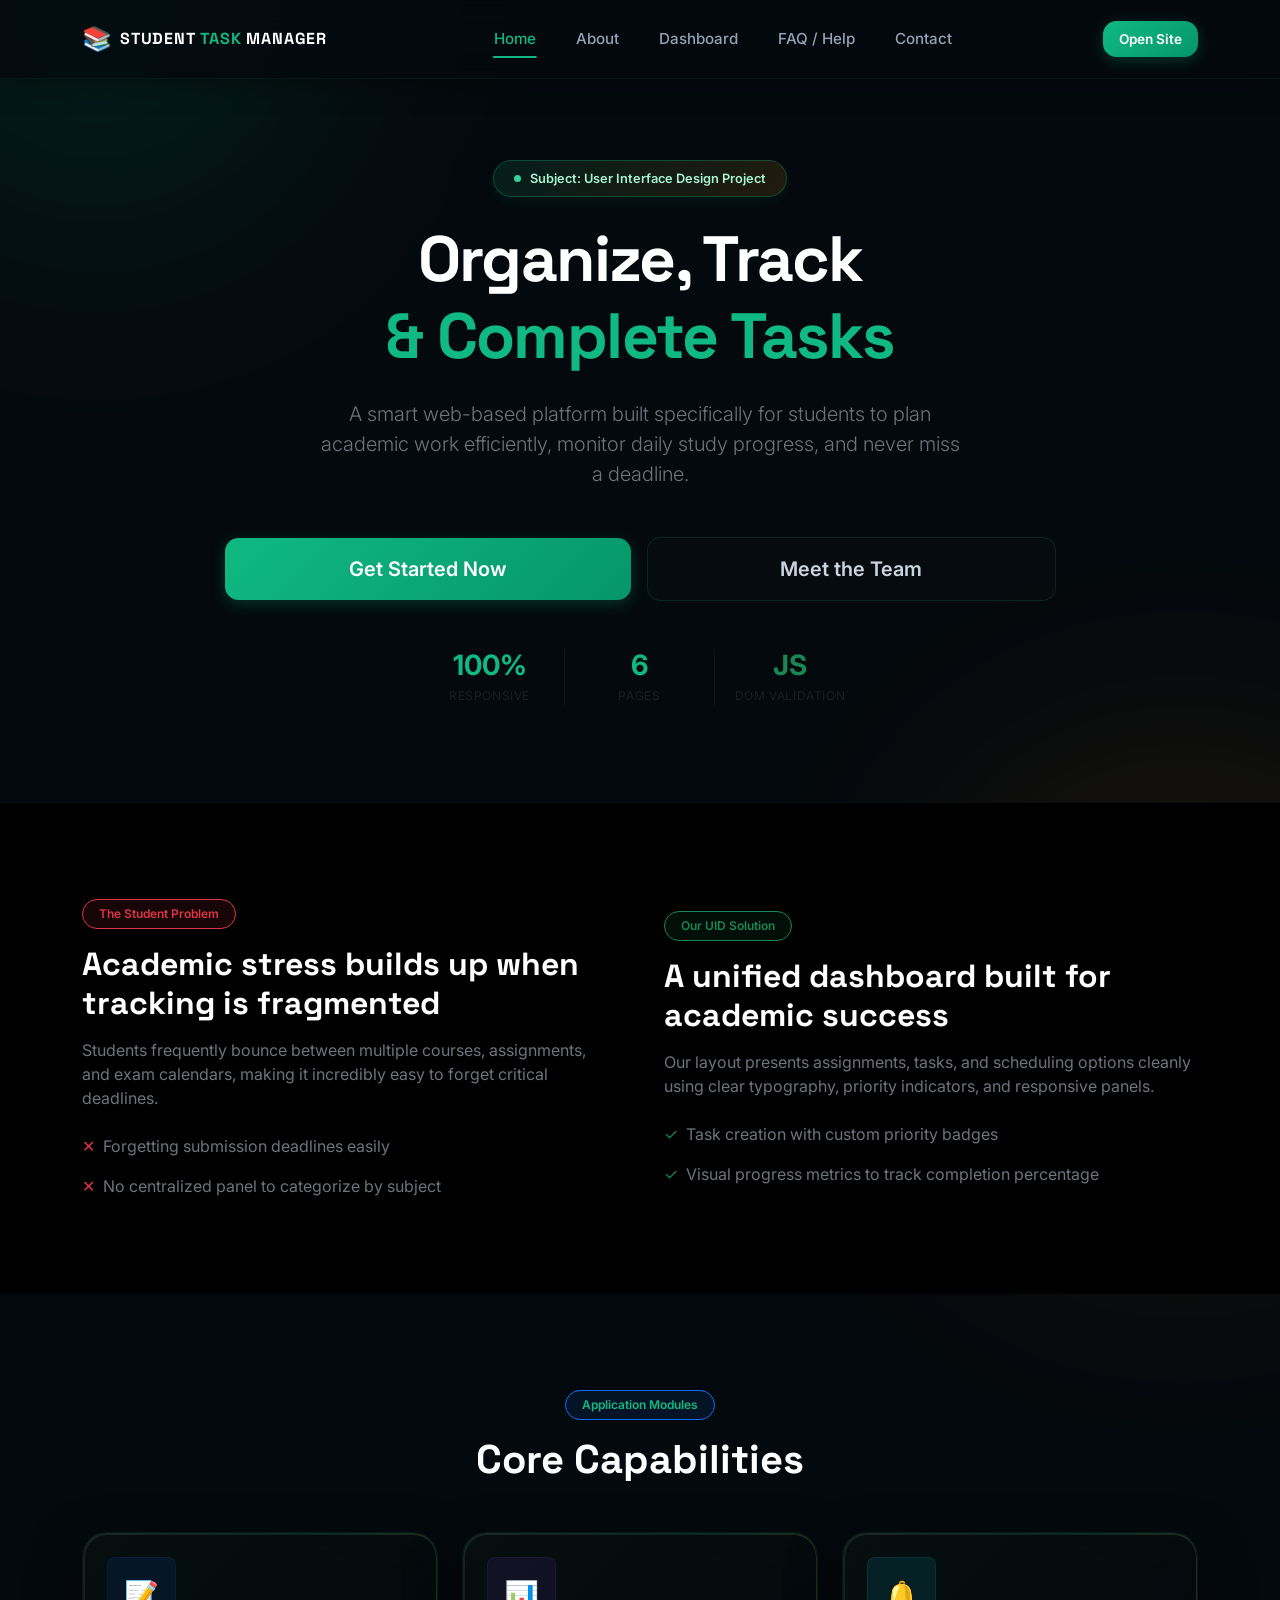
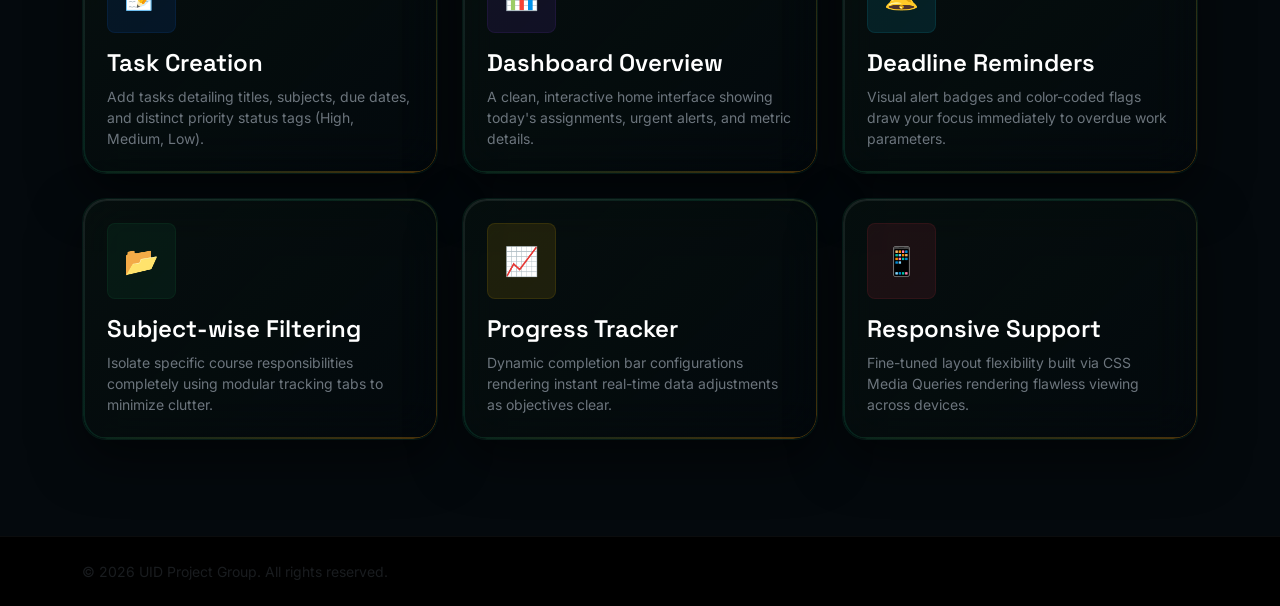
<file: index.html>
<!DOCTYPE html>
<html lang="en">

<head>
  <meta charset="UTF-8" />
  <meta name="viewport" content="width=device-width, initial-scale=1.0" />
  <title>Student Task Manager — Academic Productivity Platform</title>

  <!-- Premium Google Fonts -->
  <link rel="preconnect" href="https://fonts.googleapis.com">
  <link rel="preconnect" href="https://fonts.gstatic.com" crossorigin>
  <link href="https://fonts.googleapis.com/css2?family=Space+Grotesk:wght@300;400;500;600;700;800&family=Inter:wght@300;400;500;600;700;800&display=swap" rel="stylesheet">

  <link href="https://cdn.jsdelivr.net/npm/bootstrap@5.3.3/dist/css/bootstrap.min.css" rel="stylesheet">
  <link rel="stylesheet" href="codestyle.css">
</head>

<body class="page-home">

  <div class="bg-orb bg-orb-1"></div>
  <div class="bg-orb bg-orb-2"></div>

  <nav class="navbar navbar-expand-md navbar-dark fixed-top glass-navbar py-3">
    <div class="container-xl">
      <a class="navbar-brand d-flex align-items-center gap-2" href="index.html">
        <span class="fs-4">📚</span>
        <span class="fw-bold tracking-wider fs-6 text-white">STUDENT<span class="text-primary"> TASK </span>MANAGER</span>
      </a>

      <button class="navbar-toggler border-0" type="button" data-bs-toggle="collapse" data-bs-target="#mainNavbar"
        aria-controls="mainNavbar" aria-expanded="false" aria-label="Toggle navigation">
        <span class="navbar-toggler-icon"></span>
      </button>

      <div class="collapse navbar-collapse" id="mainNavbar">
        <ul class="navbar-nav mx-auto mb-2 mb-md-0 gap-2">
          <li class="nav-item"><a class="nav-link text-primary active" href="index.html">Home</a></li>
          <li class="nav-item"><a class="nav-link text-secondary" href="about.html">About</a></li>
          <li class="nav-item"><a class="nav-link text-secondary" href="login.html">Dashboard</a></li>
          <li class="nav-item"><a class="nav-link text-secondary" href="faq.html">FAQ / Help</a></li>
          <li class="nav-item"><a class="nav-link text-secondary" href="contact.html">Contact</a></li>
        </ul>
        <div class="d-flex gap-2">
          <a href="login.html" class="btn btn-custom-primary py-2 px-3 fs-7 d-none d-sm-block">Open Site</a>
        </div>
      </div>
    </div>
  </nav>

  <section class="container-xl text-center position-relative z-1" style="padding-top: 10rem; padding-bottom: 6rem;">
    <div class="row justify-content-center">
      <div class="col-lg-9">

        <div class="mb-4">
          <span class="badge-custom">
            <span class="pulse-dot"></span>
            Subject: User Interface Design Project
          </span>
        </div>

        <h1 class="display-3 fw-black text-white mb-4 tracking-tight">
          Organize, Track <br>
          <span class="text-primary">&amp; Complete Tasks</span>
        </h1>

        <p class="lead text-secondary mx-auto mb-5 max-w-2xl" style="max-width: 650px;">
          A smart web-based platform built specifically for students to plan academic work efficiently, monitor daily
          study progress, and never miss a deadline.
        </p>

        <div class="d-flex flex-column flex-sm-row gap-3 justify-content-center align-items-center">
          <a href="login.html" class="btn btn-custom-primary btn-lg px-4 py-3 w-100 w-sm-auto">
            Get Started Now
          </a>
          <a href="team.html" class="btn btn-custom-outline btn-lg px-4 py-3 w-100 w-sm-auto">
            Meet the Team
          </a>
        </div>

        <div class="row justify-content-center mt-5 mx-auto" style="max-width: 450px;">
          <div class="col-4 border-end border-secondary border-opacity-10">
            <div class="h3 fw-bold text-primary mb-0">100%</div>
            <small class="text-muted text-uppercase tracking-wider fs-8">Responsive</small>
          </div>
          <div class="col-4 border-end border-secondary border-opacity-10">
            <div class="h3 fw-bold text-primary mb-0">6</div>
            <small class="text-muted text-uppercase tracking-wider fs-8">Pages</small>
          </div>
          <div class="col-4">
            <div class="h3 fw-bold text-success mb-0">JS</div>
            <small class="text-muted text-uppercase tracking-wider fs-8">DOM Validation</small>
          </div>
        </div>

      </div>
    </div>
  </section>

  <section class="border-top border-secondary border-opacity-10 py-5 bg-black bg-opacity-20 position-relative z-1">
    <div class="container-xl py-5">
      <div class="row g-5 align-items-center">

        <div class="col-md-6">
          <span
            class="badge bg-danger bg-opacity-10 text-danger border border-danger border-opacity-20 rounded-pill px-3 py-2 mb-3 fw-semibold">The
            Student Problem</span>
          <h2 class="fw-bold text-white mb-3">Academic stress builds up when tracking is fragmented</h2>
          <p class="text-secondary mb-4">
            Students frequently bounce between multiple courses, assignments, and exam calendars, making it incredibly
            easy to forget critical deadlines.
          </p>
          <div class="d-flex flex-column gap-3">
            <div class="d-flex align-items-start gap-2">
              <span class="text-danger">✕</span>
              <span class="text-secondary fs-6">Forgetting submission deadlines easily</span>
            </div>
            <div class="d-flex align-items-start gap-2">
              <span class="text-danger">✕</span>
              <span class="text-secondary fs-6">No centralized panel to categorize by subject</span>
            </div>
          </div>
        </div>

        <div class="col-md-6">
          <span
            class="badge bg-success bg-opacity-10 text-success border border-success border-opacity-20 rounded-pill px-3 py-2 mb-3 fw-semibold">Our
            UID Solution</span>
          <h2 class="fw-bold text-white mb-3">A unified dashboard built for academic success</h2>
          <p class="text-secondary mb-4">
            Our layout presents assignments, tasks, and scheduling options cleanly using clear typography, priority
            indicators, and responsive panels.
          </p>
          <div class="d-flex flex-column gap-3">
            <div class="d-flex align-items-start gap-2">
              <span class="text-success">✓</span>
              <span class="text-secondary fs-6">Task creation with custom priority badges</span>
            </div>
            <div class="d-flex align-items-start gap-2">
              <span class="text-success">✓</span>
              <span class="text-secondary fs-6">Visual progress metrics to track completion percentage</span>
            </div>
          </div>
        </div>

      </div>
    </div>
  </section>

  <section class="container-xl py-5 position-relative z-1">
    <div class="py-5">
      <div class="text-center mb-5">
        <span
          class="badge bg-primary bg-opacity-10 text-primary border border-primary border-opacity-20 rounded-pill px-3 py-2 mb-3 fw-semibold">Application
          Modules</span>
        <h2 class="fw-bold text-white display-6">Core Capabilities</h2>
      </div>

      <div class="row row-cols-1 row-cols-sm-2 row-cols-lg-3 g-4">

        <div class="col">
          <div class="glass-card h-100 p-4">
            <div
              class="fs-3 mb-3 d-inline-flex p-3 bg-primary bg-opacity-10 border border-primary border-opacity-10 rounded-3">
              📝</div>
            <h4 class="text-white fw-semibold mb-2">Task Creation</h4>
            <p class="text-secondary small mb-0">Add tasks detailing titles, subjects, due dates, and distinct priority
              status tags (High, Medium, Low).</p>
          </div>
        </div>
        <div class="col">
          <div class="glass-card h-100 p-4">
            <div
              class="fs-3 mb-3 d-inline-flex p-3 bg-purple bg-opacity-10 border border-purple border-opacity-10 rounded-3"
              style="background: rgba(124,58,237,0.1);">📊</div>
            <h4 class="text-white fw-semibold mb-2">Dashboard Overview</h4>
            <p class="text-secondary small mb-0">A clean, interactive home interface showing today's assignments, urgent
              alerts, and metric details.</p>
          </div>
        </div>

        <div class="col">
          <div class="glass-card h-100 p-4">
            <div
              class="fs-3 mb-3 d-inline-flex p-3 bg-info bg-opacity-10 border border-info border-opacity-10 rounded-3">
              🔔</div>
            <h4 class="text-white fw-semibold mb-2">Deadline Reminders</h4>
            <p class="text-secondary small mb-0">Visual alert badges and color-coded flags draw your focus immediately
              to overdue work parameters.</p>
          </div>
        </div>

        <div class="col">
          <div class="glass-card h-100 p-4">
            <div
              class="fs-3 mb-3 d-inline-flex p-3 bg-success bg-opacity-10 border border-success border-opacity-10 rounded-3">
              📂</div>
            <h4 class="text-white fw-semibold mb-2">Subject-wise Filtering</h4>
            <p class="text-secondary small mb-0">Isolate specific course responsibilities completely using modular
              tracking tabs to minimize clutter.</p>
          </div>
        </div>

        <div class="col">
          <div class="glass-card h-100 p-4">
            <div
              class="fs-3 mb-3 d-inline-flex p-3 bg-warning bg-opacity-10 border border-warning border-opacity-10 rounded-3">
              📈</div>
            <h4 class="text-white fw-semibold mb-2">Progress Tracker</h4>
            <p class="text-secondary small mb-0">Dynamic completion bar configurations rendering instant real-time data
              adjustments as objectives clear.</p>
          </div>
        </div>

        <div class="col">
          <div class="glass-card h-100 p-4">
            <div
              class="fs-3 mb-3 d-inline-flex p-3 bg-danger bg-opacity-10 border border-danger border-opacity-10 rounded-3">
              📱</div>
            <h4 class="text-white fw-semibold mb-2">Responsive Support</h4>
            <p class="text-secondary small mb-0">Fine-tuned layout flexibility built via CSS Media Queries rendering
              flawless viewing across devices.</p>
          </div>
        </div>

      </div>
    </div>
  </section>

  <footer class="border-top border-secondary border-opacity-10 py-4 bg-black bg-opacity-40 position-relative z-1">
    <div class="container-xl">
      <div
        class="d-flex flex-column flex-sm-row justify-content-between align-items-center text-center text-sm-start gap-3">
        <p class="text-muted small mb-0">© 2026 UID Project Group. All rights reserved.</p>
      </div>
    </div>
  </footer>

  <script src="https://cdn.jsdelivr.net/npm/bootstrap@5.3.3/dist/js/bootstrap.bundle.min.js"></script>
</body>

</html>
</file>
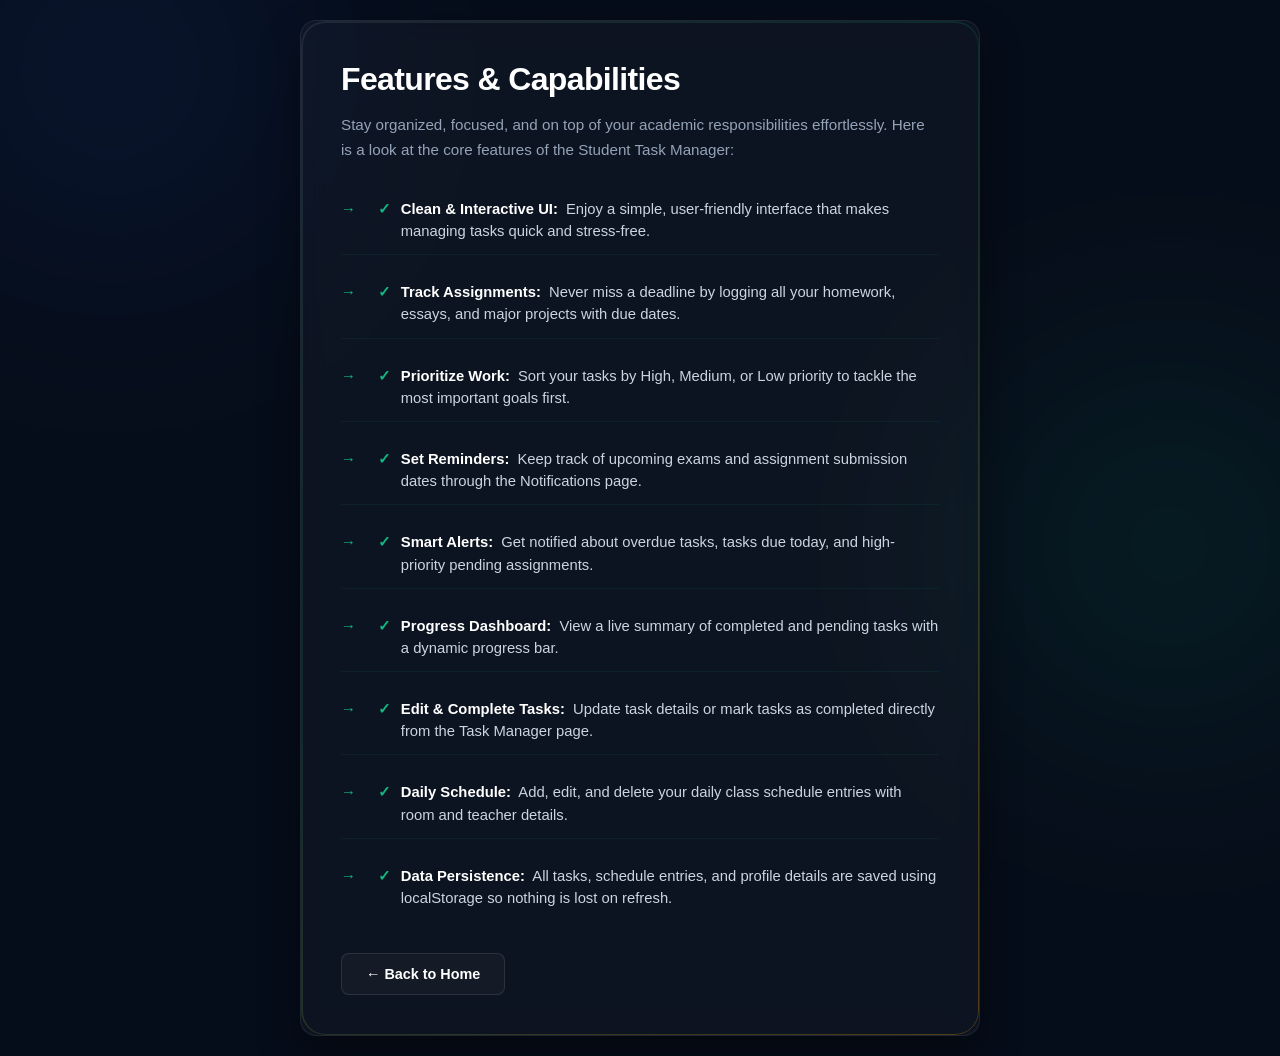
<file: About.html>
<!DOCTYPE html>
<html lang="en">
<head>
    <meta charset="UTF-8">
    <meta name="viewport" content="width=device-width, initial-scale=1.0">
    <title>About - Student Task Manager</title>
    
    <link rel="preconnect" href="https://fonts.googleapis.com">
    <link rel="preconnect" href="https://fonts.gstatic.com" crossorigin>
    <link href="https://fonts.googleapis.com/css2?family=Plus+Jakarta+Sans:wght@300;400;500;600;700;800&family=Outfit:wght@300;400;500;600;700;800&display=swap" rel="stylesheet">
    
    <link rel="stylesheet" href="codestyle.css">
</head>
<body class="page-about" style="background-color: #060d1a; color: #f8fafc; font-family: 'Plus Jakarta Sans', 'Outfit', sans-serif; display: flex; justify-content: center; align-items: center; min-height: 100vh; margin: 0; padding: 20px; position: relative; overflow-x: hidden;">

    <div class="bg-orb bg-orb-1" style="position: absolute; width: 350px; height: 350px; border-radius: 50%; filter: blur(130px); opacity: 0.12; z-index: 0; pointer-events: none; top: -10%; left: -5%; background: #2563eb;"></div>
    <div class="bg-orb bg-orb-2" style="position: absolute; width: 350px; height: 350px; border-radius: 50%; filter: blur(130px); opacity: 0.12; z-index: 0; pointer-events: none; bottom: -10%; right: -5%; background: #10b981;"></div>

    <div class="about-card" style="background: rgba(255, 255, 255, 0.03); border: 1px solid rgba(255, 255, 255, 0.08); backdrop-filter: blur(12px); -webkit-backdrop-filter: blur(12px); border-radius: 16px; padding: 40px; max-width: 680px; width: 100%; box-shadow: 0 20px 40px rgba(0, 0, 0, 0.4); position: relative; z-index: 1;">
        
        <h2 style="color: #ffffff; font-family: 'Outfit', sans-serif; font-weight: 700; font-size: 2rem; margin-top: 0; margin-bottom: 12px; letter-spacing: -0.02em;">Features & Capabilities</h2>
        
        <p style="color: #94a3b8; font-size: 0.95rem; line-height: 1.6; margin-bottom: 24px;">
            Stay organized, focused, and on top of your academic responsibilities effortlessly. Here is a look at the core features of the Student Task Manager:
        </p>
        
        <ul class="feature-list" style="list-style: none; padding-left: 0; margin-bottom: 32px;">
            <li style="color: #cbd5e1; font-size: 0.925rem; line-height: 1.5; margin-bottom: 14px; display: flex; align-items: flex-start; gap: 10px;"><span style="color: #10b981; font-weight: bold;">✓</span><span><strong style="color: #ffffff; font-weight: 600;">Clean & Interactive UI:</strong> Enjoy a simple, user-friendly interface that makes managing tasks quick and stress-free.</span></li>
            <li style="color: #cbd5e1; font-size: 0.925rem; line-height: 1.5; margin-bottom: 14px; display: flex; align-items: flex-start; gap: 10px;"><span style="color: #10b981; font-weight: bold;">✓</span><span><strong style="color: #ffffff; font-weight: 600;">Track Assignments:</strong> Never miss a deadline by logging all your homework, essays, and major projects with due dates.</span></li>
            <li style="color: #cbd5e1; font-size: 0.925rem; line-height: 1.5; margin-bottom: 14px; display: flex; align-items: flex-start; gap: 10px;"><span style="color: #10b981; font-weight: bold;">✓</span><span><strong style="color: #ffffff; font-weight: 600;">Prioritize Work:</strong> Sort your tasks by High, Medium, or Low priority to tackle the most important goals first.</span></li>
            <li style="color: #cbd5e1; font-size: 0.925rem; line-height: 1.5; margin-bottom: 14px; display: flex; align-items: flex-start; gap: 10px;"><span style="color: #10b981; font-weight: bold;">✓</span><span><strong style="color: #ffffff; font-weight: 600;">Set Reminders:</strong> Keep track of upcoming exams and assignment submission dates through the Notifications page.</span></li>
            <li style="color: #cbd5e1; font-size: 0.925rem; line-height: 1.5; margin-bottom: 14px; display: flex; align-items: flex-start; gap: 10px;"><span style="color: #10b981; font-weight: bold;">✓</span><span><strong style="color: #ffffff; font-weight: 600;">Smart Alerts:</strong> Get notified about overdue tasks, tasks due today, and high-priority pending assignments.</span></li>
            <li style="color: #cbd5e1; font-size: 0.925rem; line-height: 1.5; margin-bottom: 14px; display: flex; align-items: flex-start; gap: 10px;"><span style="color: #10b981; font-weight: bold;">✓</span><span><strong style="color: #ffffff; font-weight: 600;">Progress Dashboard:</strong> View a live summary of completed and pending tasks with a dynamic progress bar.</span></li>
            <li style="color: #cbd5e1; font-size: 0.925rem; line-height: 1.5; margin-bottom: 14px; display: flex; align-items: flex-start; gap: 10px;"><span style="color: #10b981; font-weight: bold;">✓</span><span><strong style="color: #ffffff; font-weight: 600;">Edit & Complete Tasks:</strong> Update task details or mark tasks as completed directly from the Task Manager page.</span></li>
            <li style="color: #cbd5e1; font-size: 0.925rem; line-height: 1.5; margin-bottom: 14px; display: flex; align-items: flex-start; gap: 10px;"><span style="color: #10b981; font-weight: bold;">✓</span><span><strong style="color: #ffffff; font-weight: 600;">Daily Schedule:</strong> Add, edit, and delete your daily class schedule entries with room and teacher details.</span></li>
            <li style="color: #cbd5e1; font-size: 0.925rem; line-height: 1.5; margin-bottom: 14px; display: flex; align-items: flex-start; gap: 10px;"><span style="color: #10b981; font-weight: bold;">✓</span><span><strong style="color: #ffffff; font-weight: 600;">Data Persistence:</strong> All tasks, schedule entries, and profile details are saved using localStorage so nothing is lost on refresh.</span></li>
        </ul>
        
        <button class="back-button" onclick="window.location.href='index.html'" style="background: rgba(255, 255, 255, 0.03); color: #ffffff; border: 1px solid rgba(255, 255, 255, 0.1); padding: 12px 24px; font-size: 0.9rem; font-weight: 600; border-radius: 8px; cursor: pointer; transition: all 0.25s ease-in-out; font-family: 'Plus Jakarta Sans', sans-serif;">← Back to Home</button>
    </div>

    <script>
        const backBtn = document.querySelector('.back-button');
        backBtn.addEventListener('mouseenter', () => {
            backBtn.style.background = '#10b981';
            backBtn.style.borderColor = '#10b981';
            backBtn.style.boxShadow = '0 0 15px rgba(16, 185, 129, 0.4)';
            backBtn.style.transform = 'translateY(-2px)';
        });
        backBtn.addEventListener('mouseleave', () => {
            backBtn.style.background = 'rgba(255, 255, 255, 0.03)';
            backBtn.style.borderColor = 'rgba(255, 255, 255, 0.1)';
            backBtn.style.boxShadow = 'none';
            backBtn.style.transform = 'translateY(0)';
        });
    </script>
</body>
</html>
</file>
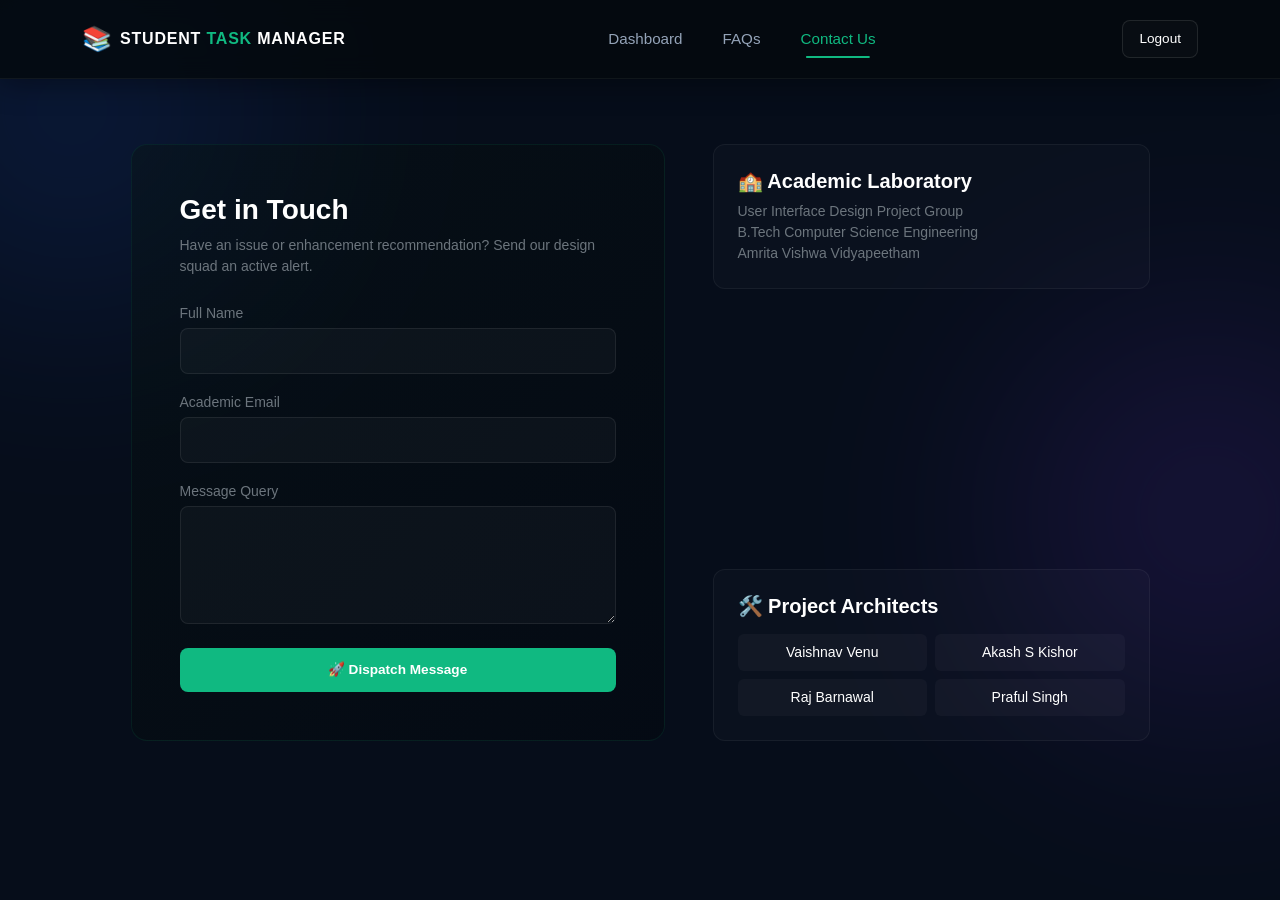
<file: Contact.html>
<!DOCTYPE html>
<html lang="en">
<head>
  <meta charset="UTF-8"/>
  <meta name="viewport" content="width=device-width, initial-scale=1.0"/>
  <title>Contact Us — Student Task Manager</title>
  <link href="https://cdn.jsdelivr.net/npm/bootstrap@5.3.3/dist/css/bootstrap.min.css" rel="stylesheet">
  <link rel="stylesheet" href="codestyle.css">
</head>
<body class="page-contact" style="background-color: #060d1a; color: #f8fafc; font-family: 'Inter', sans-serif;">

  <div class="bg-orb bg-orb-1" style="position: absolute; width: 400px; height: 400px; border-radius: 50%; filter: blur(120px); z-index: 0; opacity: 0.15; pointer-events: none; top: -10%; left: -10%; background: #2563eb;"></div>
  <div class="bg-orb bg-orb-2" style="position: absolute; width: 400px; height: 400px; border-radius: 50%; filter: blur(120px); z-index: 0; opacity: 0.15; pointer-events: none; bottom: -10%; right: -10%; background: #7c3aed;"></div>

  <nav class="navbar navbar-expand-md navbar-dark fixed-top glass-navbar py-3" style="background: rgba(6, 13, 26, 0.7); backdrop-filter: blur(12px); border-bottom: 1px solid rgba(255, 255, 255, 0.05);">
    <div class="container-xl">
      <a class="navbar-brand d-flex align-items-center gap-2" href="index.html">
        <span class="fs-4">📚</span>
        <span class="fw-bold tracking-wider fs-6 text-white">STUDENT<span class="text-primary" style="color: #10b981 !important;"> TASK </span>MANAGER</span>
      </a>
      <button class="navbar-toggler border-0" type="button" data-bs-toggle="collapse" data-bs-target="#mainNavbar">
        <span class="navbar-toggler-icon"></span>
      </button>
      <div class="collapse navbar-collapse" id="mainNavbar">
        <ul class="navbar-nav mx-auto mb-2 mb-md-0 gap-2">
          <li class="nav-item"><a class="nav-link text-secondary" href="Dashboard.html">Dashboard</a></li>
          <li class="nav-item"><a class="nav-link text-secondary" href="faq.html">FAQs</a></li>
          <li class="nav-item"><a class="nav-link text-primary active" href="contact.html" style="color: #10b981 !important;">Contact Us</a></li>
        </ul>
        <div class="d-flex gap-2">
          <a href="index.html" class="btn py-2 px-3 fs-7 text-white" style="border: 1px solid rgba(255, 255, 255, 0.1); background: rgba(255, 255, 255, 0.02); border-radius: 8px;">Logout</a>
        </div>
      </div>
    </div>
  </nav>

  <section class="container text-center position-relative z-1" style="padding-top: 9rem; padding-bottom: 6rem;">
    <div class="row justify-content-center g-5 text-start">
      
      <div class="col-lg-6">
        <div class="p-4 p-md-5" style="background: linear-gradient(135deg, rgba(8, 20, 16, 0.4) 0%, rgba(3, 8, 12, 0.4) 100%); border: 1px solid rgba(16, 185, 129, 0.1); border-radius: 16px;">
          <h3 class="text-white fw-bold mb-2">Get in Touch</h3>
          <p class="text-secondary small mb-4">Have an issue or enhancement recommendation? Send our design squad an active alert.</p>
          
          <form id="contactForm" onsubmit="handleContactSubmit(event)">
            <div class="mb-3">
              <label class="form-label text-secondary small mb-1 fw-medium">Full Name</label>
              <input type="text" class="form-control text-white" required style="background: rgba(255,255,255,0.03); border: 1px solid rgba(255,255,255,0.08); padding: 10px; border-radius: 8px;">
            </div>
            <div class="mb-3">
              <label class="form-label text-secondary small mb-1 fw-medium">Academic Email</label>
              <input type="email" class="form-control text-white" required style="background: rgba(255,255,255,0.03); border: 1px solid rgba(255,255,255,0.08); padding: 10px; border-radius: 8px;">
            </div>
            <div class="mb-3">
              <label class="form-label text-secondary small mb-1 fw-medium">Message Query</label>
              <textarea class="form-control text-white" rows="4" required style="background: rgba(255,255,255,0.03); border: 1px solid rgba(255,255,255,0.08); padding: 10px; border-radius: 8px;"></textarea>
            </div>
            <button type="submit" class="btn btn-lg w-100 fs-7 mt-2 text-white fw-semibold" style="background: #10b981; border: none; padding: 12px; border-radius: 8px; transition: background 0.2s;">
              🚀 Dispatch Message
            </button>
          </form>
        </div>
      </div>

      <div class="col-lg-5 d-flex flex-column justify-content-between">
        <div class="p-4 mb-4" style="background: rgba(255,255,255,0.02); border: 1px solid rgba(255,255,255,0.05); border-radius: 12px;">
          <h5 class="text-white fw-semibold mb-2">🏫 Academic Laboratory</h5>
          <p class="text-secondary small mb-0">
            User Interface Design Project Group<br>
            B.Tech Computer Science Engineering<br>
            Amrita Vishwa Vidyapeetham
          </p>
        </div>

        <div class="p-4" style="background: rgba(255,255,255,0.02); border: 1px solid rgba(255,255,255,0.05); border-radius: 12px;">
          <h5 class="text-white fw-semibold mb-3">🛠️ Project Architects</h5>
          <div class="row g-2 text-center text-white small fw-medium">
            <div class="col-6"><div class="py-2 rounded" style="background: rgba(255,255,255,0.03);">Vaishnav Venu</div></div>
            <div class="col-6"><div class="py-2 rounded" style="background: rgba(255,255,255,0.03);">Akash S Kishor</div></div>
            <div class="col-6"><div class="py-2 rounded" style="background: rgba(255,255,255,0.03);">Raj Barnawal</div></div>
            <div class="col-6"><div class="py-2 rounded" style="background: rgba(255,255,255,0.03);">Praful Singh</div></div>
          </div>
        </div>
      </div>

    </div>
  </section>

  <script>
    function handleContactSubmit(event) {
      event.preventDefault();
      alert("✓ Message Dispatched Successfully! Our UID group layout architects will address your query soon.");
      document.getElementById("contactForm").reset();
    }
  </script>
  <script src="https://cdn.jsdelivr.net/npm/bootstrap@5.3.3/dist/js/bootstrap.bundle.min.js"></script>
</body>
</html>
</file>
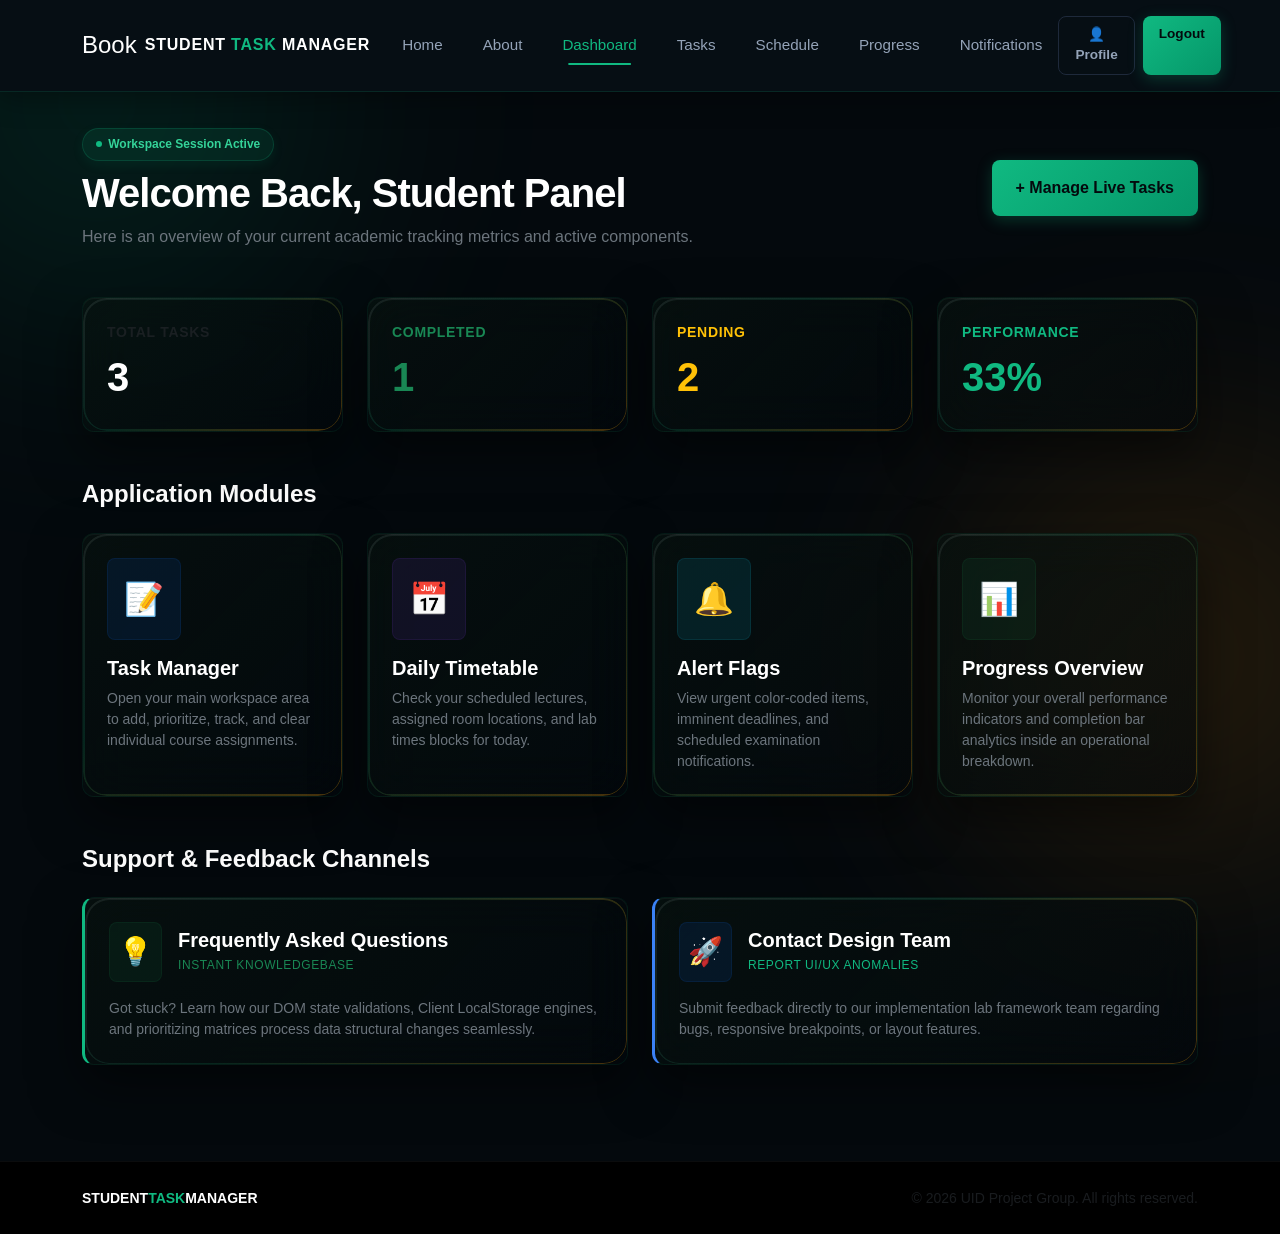
<file: Dashboard.html>
<!DOCTYPE html>
<html lang="en">
<head>
  <meta charset="UTF-8"/>
  <meta name="viewport" content="width=device-width, initial-scale=1.0"/>
  <title>Student Dashboard — Student Task Manager</title>
  
  <link href="https://cdn.jsdelivr.net/npm/bootstrap@5.3.3/dist/css/bootstrap.min.css" rel="stylesheet">
  <link rel="stylesheet" href="codestyle.css">
</head>
<body class="page-dashboard">

  <div class="bg-orb bg-orb-1"></div>
  <div class="bg-orb bg-orb-2"></div>

  <nav class="navbar navbar-expand-md navbar-dark fixed-top glass-navbar py-3">
    <div class="container-xl">
      <a class="navbar-brand d-flex align-items-center gap-2" href="index.html">
        <span class="fs-4">Book</span>
        <span class="fw-bold tracking-wider fs-6 text-white">STUDENT<span class="text-primary"> TASK </span>MANAGER</span>
      </a>
      
      <button class="navbar-toggler border-0" type="button" data-bs-toggle="collapse" data-bs-target="#mainNavbar" aria-controls="mainNavbar" aria-expanded="false" aria-label="Toggle navigation">
        <span class="navbar-toggler-icon"></span>
      </button>
      
      <div class="collapse navbar-collapse" id="mainNavbar">
        <ul class="navbar-nav mx-auto mb-2 mb-md-0 gap-2">
          <li class="nav-item"><a class="nav-link text-secondary" href="index.html">Home</a></li>
          <li class="nav-item"><a class="nav-link text-secondary" href="About.html">About</a></li>
          <li class="nav-item"><a class="nav-link text-primary active" href="Dashboard.html">Dashboard</a></li>
          <li class="nav-item"><a class="nav-link text-secondary" href="task.html">Tasks</a></li>
          <li class="nav-item"><a class="nav-link text-secondary" href="schedule.html">Schedule</a></li>
          <li class="nav-item"><a class="nav-link text-secondary" href="progress.html">Progress</a></li>
          <li class="nav-item"><a class="nav-link text-secondary" href="reminder.html">Notifications</a></li>
        </ul>
        <div class="d-flex gap-2">
          <a href="profile.html" class="btn btn-custom-outline py-2 px-3 fs-7">👤 Profile</a>
          <a href="index.html" class="btn btn-custom-primary py-2 px-3 fs-7 d-none d-sm-block">Logout</a>
        </div>
      </div>
    </div>
  </nav>

  <section class="container-xl position-relative z-1" style="padding-top: 8rem; padding-bottom: 6rem;">
    
    <div class="row mb-5">
      <div class="col-12 d-flex flex-column flex-sm-row justify-content-between align-items-sm-center gap-3">
        <div>
          <span class="badge-custom mb-2">
            <span class="pulse-dot"></span>
            Workspace Session Active
          </span>
          <h1 class="text-white fw-bold tracking-tight">Welcome Back, Student Panel</h1>
          <p class="text-secondary mb-0">Here is an overview of your current academic tracking metrics and active components.</p>
        </div>
        <div>
          <a href="task.html" class="btn btn-custom-primary py-3 px-4">+ Manage Live Tasks</a>
        </div>
      </div>
    </div>

    <div class="row g-4 mb-5">
      <div class="col-6 col-md-3">
        <div class="glass-card p-4 text-center text-md-start">
          <div class="text-muted small text-uppercase fw-semibold tracking-wider mb-1">Total Tasks</div>
          <div id="statTotal" class="fs-1 fw-bold text-white">0</div>
        </div>
      </div>
      <div class="col-6 col-md-3">
        <div class="glass-card p-4 text-center text-md-start">
          <div class="text-success small text-uppercase fw-semibold tracking-wider mb-1">Completed</div>
          <div id="statCompleted" class="fs-1 fw-bold text-success">0</div>
        </div>
      </div>
      <div class="col-6 col-md-3">
        <div class="glass-card p-4 text-center text-md-start">
          <div class="text-warning small text-uppercase fw-semibold tracking-wider mb-1">Pending</div>
          <div id="statPending" class="fs-1 fw-bold text-warning">0</div>
        </div>
      </div>
      <div class="col-6 col-md-3">
        <div class="glass-card p-4 text-center text-md-start">
          <div class="text-primary small text-uppercase fw-semibold tracking-wider mb-1">Performance</div>
          <div id="statPerformance" class="fs-1 fw-bold text-primary">0%</div>
        </div>
      </div>
    </div>

    <div class="row mb-4">
      <div class="col-12">
        <h2 class="h4 text-white fw-bold mb-0">Application Modules</h2>
      </div>
    </div>

    <!-- Main Workspace Core Modules Section -->
    <div class="row row-cols-1 row-cols-md-2 row-cols-lg-4 g-4 mb-5">
      <div class="col">
        <a href="task.html" class="glass-card h-100 p-4 d-block text-decoration-none">
          <div class="fs-2 mb-3 d-inline-flex p-3 bg-primary bg-opacity-10 border border-primary border-opacity-10 rounded-3">📝</div>
          <h4 class="text-white fw-semibold mb-2 fs-5">Task Manager</h4>
          <p class="text-secondary small mb-0">Open your main workspace area to add, prioritize, track, and clear individual course assignments.</p>
        </a>
      </div>

      <div class="col">
        <a href="schedule.html" class="glass-card h-100 p-4 d-block text-decoration-none">
          <div class="fs-2 mb-3 d-inline-flex p-3 bg-purple bg-opacity-10 border border-purple border-opacity-10 rounded-3" style="background: rgba(124,58,237,0.1);">📅</div>
          <h4 class="text-white fw-semibold mb-2 fs-5">Daily Timetable</h4>
          <p class="text-secondary small mb-0">Check your scheduled lectures, assigned room locations, and lab times blocks for today.</p>
        </a>
      </div>

      <div class="col">
        <a href="reminder.html" class="glass-card h-100 p-4 d-block text-decoration-none">
          <div class="fs-2 mb-3 d-inline-flex p-3 bg-info bg-opacity-10 border border-info border-opacity-10 rounded-3">🔔</div>
          <h4 class="text-white fw-semibold mb-2 fs-5">Alert Flags</h4>
          <p class="text-secondary small mb-0">View urgent color-coded items, imminent deadlines, and scheduled examination notifications.</p>
        </a>
      </div>

      <div class="col">
        <a href="progress.html" class="glass-card h-100 p-4 d-block text-decoration-none">
          <div class="fs-2 mb-3 d-inline-flex p-3 bg-success bg-opacity-10 border border-success border-opacity-10 rounded-3">📊</div>
          <h4 class="text-white fw-semibold mb-2 fs-5">Progress Overview</h4>
          <p class="text-secondary small mb-0">Monitor your overall performance indicators and completion bar analytics inside an operational breakdown.</p>
        </a>
      </div>
    </div>

    <!-- Help & System Support Modules Section -->
    <div class="row mb-4">
      <div class="col-12">
        <h2 class="h4 text-white fw-bold mb-0">Support & Feedback Channels</h2>
      </div>
    </div>

    <div class="row g-4">
      <!-- Direct Support Option: FAQ System -->
      <div class="col-md-6">
        <a href="FAQ.html" class="glass-card h-100 p-4 d-block text-decoration-none" style="border-left: 3px solid #10b981;">
          <div class="d-flex align-items-center gap-3 mb-3">
            <div class="fs-3 p-2 bg-success bg-opacity-10 border border-success border-opacity-10 rounded-3">💡</div>
            <div>
              <h4 class="text-white fw-semibold mb-0 fs-5">Frequently Asked Questions</h4>
              <small class="text-success tracking-wider fw-medium text-uppercase fs-8">Instant Knowledgebase</small>
            </div>
          </div>
          <p class="text-secondary small mb-0">Got stuck? Learn how our DOM state validations, Client LocalStorage engines, and prioritizing matrices process data structural changes seamlessly.</p>
        </a>
      </div>

      <!-- Direct Support Option: Contact Desk -->
      <div class="col-md-6">
        <a href="Contact.html" class="glass-card h-100 p-4 d-block text-decoration-none" style="border-left: 3px solid #3b82f6;">
          <div class="d-flex align-items-center gap-3 mb-3">
            <div class="fs-3 p-2 bg-primary bg-opacity-10 border border-primary border-opacity-10 rounded-3">🚀</div>
            <div>
              <h4 class="text-white fw-semibold mb-0 fs-5">Contact Design Team</h4>
              <small class="text-primary tracking-wider fw-medium text-uppercase fs-8">Report UI/UX Anomalies</small>
            </div>
          </div>
          <p class="text-secondary small mb-0">Submit feedback directly to our implementation lab framework team regarding bugs, responsive breakpoints, or layout features.</p>
        </a>
      </div>
    </div>

  </section>

  <footer class="border-top border-secondary border-opacity-10 py-4 bg-black bg-opacity-40 position-relative z-1">
    <div class="container-xl">
      <div class="d-flex flex-column flex-sm-row justify-content-between align-items-center text-center text-sm-start gap-3">
        <div>
          <span class="fw-bold text-white small">STUDENT<span class="text-primary">TASK</span>MANAGER</span>
        </div>
        <p class="text-muted small mb-0">© 2026 UID Project Group. All rights reserved.</p>
      </div>
    </div>
  </footer>

  <script src="https://cdn.jsdelivr.net/npm/bootstrap@5.3.3/dist/js/bootstrap.bundle.min.js"></script>
  <script>
    function loadStats() {
      let storedTasks = localStorage.getItem("studentTasks");
      let tasks = storedTasks ? JSON.parse(storedTasks) : [
        { title: "UID Project Implementation Plan", priority: "High", date: "2026-06-03", completed: false },
        { title: "Database Assignment 3", priority: "Medium", date: "2026-06-05", completed: false },
        { title: "Java Coding Exercises", priority: "Low", date: "2026-06-10", completed: true }
      ];
      
      let total = tasks.length;
      let completed = tasks.filter(t => t.completed).length;
      let pending = total - completed;
      let performance = total > 0 ? Math.round((completed / total) * 100) : 0;
      
      document.getElementById("statTotal").textContent = total;
      document.getElementById("statCompleted").textContent = completed;
      document.getElementById("statPending").textContent = pending;
      document.getElementById("statPerformance").textContent = performance + "%";
    }
    
    function loadProfile() {
      let storedProfile = localStorage.getItem("studentProfile");
      if (storedProfile) {
        let profile = JSON.parse(storedProfile);
        if (profile.name) {
          document.querySelector("h1.text-white").textContent = "Welcome Back, " + profile.name;
        }
      }
    }
    
    loadStats();
    loadProfile();
  </script>
</body>
</html>
</file>
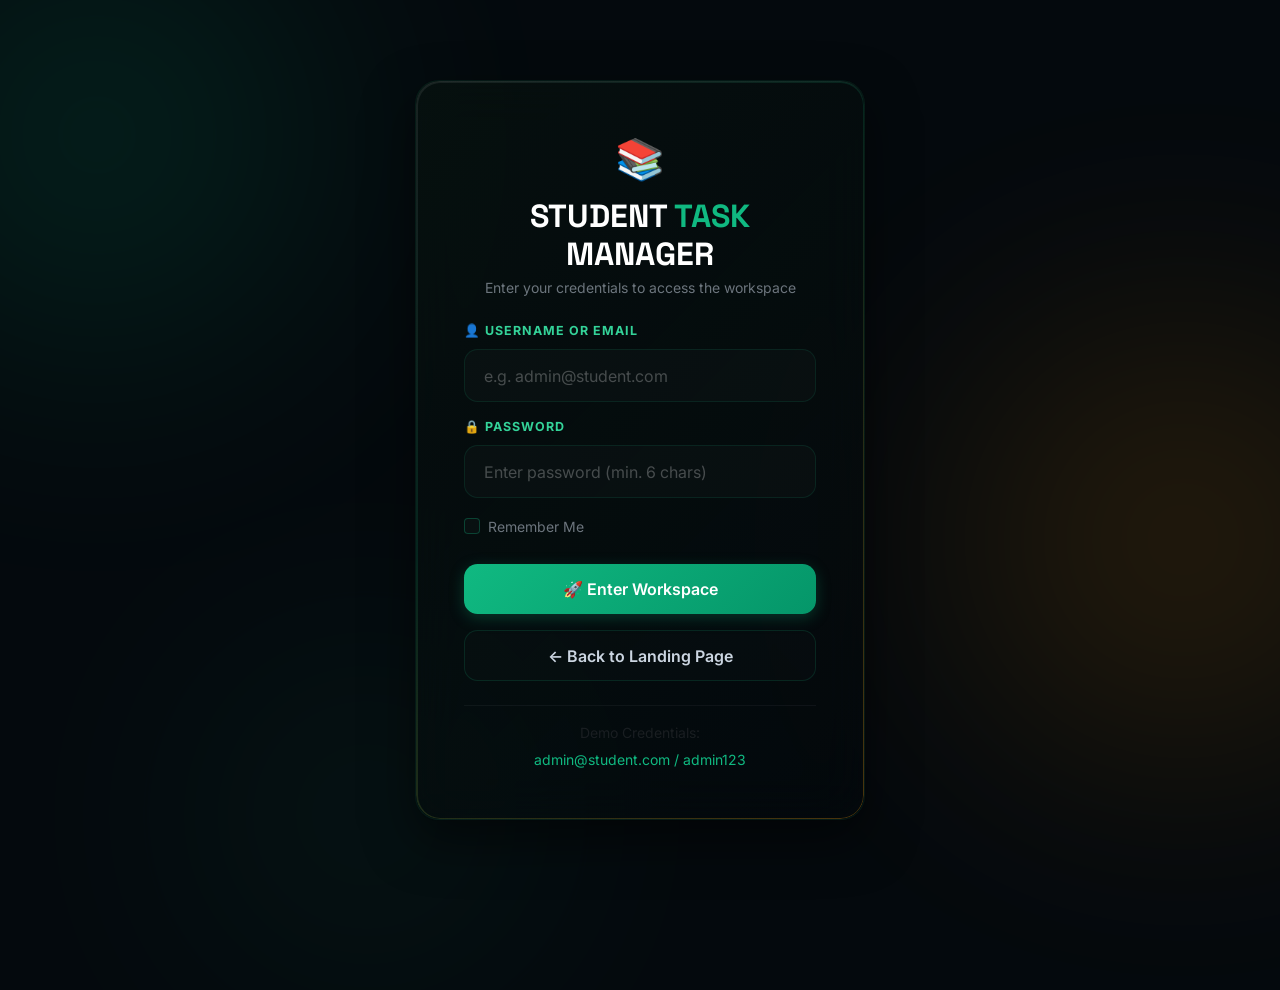
<file: dashboard.html>
<!DOCTYPE html>
<html lang="en">
<head>
  <meta charset="UTF-8"/>
  <meta name="viewport" content="width=device-width, initial-scale=1.0"/>
  <title>Student Dashboard — Student Task Manager</title>
  
  <script>
    // Authentication gate check
    if (localStorage.getItem("isLoggedIn") !== "true") {
      window.location.href = "login.html";
    }
  </script>

    <!-- Premium Google Fonts -->
  <link rel="preconnect" href="https://fonts.googleapis.com">
  <link rel="preconnect" href="https://fonts.gstatic.com" crossorigin>
  <link href="https://fonts.googleapis.com/css2?family=Space+Grotesk:wght@300;400;500;600;700;800&family=Inter:wght@300;400;500;600;700;800&display=swap" rel="stylesheet">

  <link href="https://cdn.jsdelivr.net/npm/bootstrap@5.3.3/dist/css/bootstrap.min.css" rel="stylesheet">
  <link rel="stylesheet" href="codestyle.css">
</head>
<body class="page-dashboard">

  <div class="bg-orb bg-orb-1"></div>
  <div class="bg-orb bg-orb-2"></div>

  <nav class="navbar navbar-expand-md navbar-dark fixed-top glass-navbar py-3">
    <div class="container-xl">
      <a class="navbar-brand d-flex align-items-center gap-2" href="index.html">
        <span class="fs-4">📚</span>
        <span class="fw-bold tracking-wider fs-6 text-white">STUDENT<span class="text-primary"> TASK </span>MANAGER</span>
      </a>
      
      <button class="navbar-toggler border-0" type="button" data-bs-toggle="collapse" data-bs-target="#mainNavbar" aria-controls="mainNavbar" aria-expanded="false" aria-label="Toggle navigation">
        <span class="navbar-toggler-icon"></span>
      </button>
      
      <div class="collapse navbar-collapse" id="mainNavbar">
        <ul class="navbar-nav mx-auto mb-2 mb-md-0 gap-2">
          <li class="nav-item"><a class="nav-link text-secondary" href="index.html">Home</a></li>
          <li class="nav-item"><a class="nav-link text-secondary" href="about.html">About</a></li>
          <li class="nav-item"><a class="nav-link text-primary active" href="dashboard.html">Dashboard</a></li>
          <li class="nav-item"><a class="nav-link text-secondary" href="task.html">Tasks</a></li>
          <li class="nav-item"><a class="nav-link text-secondary" href="schedule.html">Schedule</a></li>
          <li class="nav-item"><a class="nav-link text-secondary" href="progress.html">Progress</a></li>
          <li class="nav-item"><a class="nav-link text-secondary" href="reminder.html">Notifications</a></li>
        </ul>
        <div class="d-flex gap-2">
          <a href="profile.html" class="btn btn-custom-outline py-2 px-3 fs-7">👤 Profile</a>
          <a href="#" onclick="logout(event)" class="btn btn-custom-primary py-2 px-3 fs-7 d-none d-sm-block">Logout</a>
        </div>
      </div>
    </div>
  </nav>

  <section class="container-xl position-relative z-1" style="padding-top: 8rem; padding-bottom: 6rem;">
    
    <div class="row mb-5">
      <div class="col-12 d-flex flex-column flex-sm-row justify-content-between align-items-sm-center gap-3">
        <div>
          <span class="badge-custom mb-2">
            <span class="pulse-dot"></span>
            Workspace Session Active
          </span>
          <h1 class="text-white fw-bold tracking-tight">Welcome Back, Student Panel</h1>
          <p class="text-secondary mb-0">Here is an overview of your current academic tracking metrics and active components.</p>
        </div>
        <div>
          <a href="task.html" class="btn btn-custom-primary py-3 px-4">+ Manage Live Tasks</a>
        </div>
      </div>
    </div>

    <div class="row g-4 mb-5">
      <div class="col-6 col-md-3">
        <div class="glass-card p-4 text-center text-md-start">
          <div class="text-muted small text-uppercase fw-semibold tracking-wider mb-1">Total Tasks</div>
          <div id="statTotal" class="fs-1 fw-bold text-white">0</div>
        </div>
      </div>
      <div class="col-6 col-md-3">
        <div class="glass-card p-4 text-center text-md-start">
          <div class="text-success small text-uppercase fw-semibold tracking-wider mb-1">Completed</div>
          <div id="statCompleted" class="fs-1 fw-bold text-success">0</div>
        </div>
      </div>
      <div class="col-6 col-md-3">
        <div class="glass-card p-4 text-center text-md-start">
          <div class="text-warning small text-uppercase fw-semibold tracking-wider mb-1">Pending</div>
          <div id="statPending" class="fs-1 fw-bold text-warning">0</div>
        </div>
      </div>
      <div class="col-6 col-md-3">
        <div class="glass-card p-4 text-center text-md-start">
          <div class="text-primary small text-uppercase fw-semibold tracking-wider mb-1">Performance</div>
          <div id="statPerformance" class="fs-1 fw-bold text-primary">0%</div>
        </div>
      </div>
    </div>

    <div class="row mb-4">
      <div class="col-12">
        <h2 class="h4 text-white fw-bold mb-0">Application Modules</h2>
      </div>
    </div>

    <!-- Main Workspace Core Modules Section -->
    <div class="row row-cols-1 row-cols-md-2 row-cols-lg-4 g-4 mb-5">
      <div class="col">
        <a href="task.html" class="glass-card h-100 p-4 d-block text-decoration-none">
          <div class="fs-2 mb-3 d-inline-flex p-3 bg-primary bg-opacity-10 border border-primary border-opacity-10 rounded-3">📝</div>
          <h4 class="text-white fw-semibold mb-2 fs-5">Task Manager</h4>
          <p class="text-secondary small mb-0">Open your main workspace area to add, prioritize, track, and clear individual course assignments.</p>
        </a>
      </div>

      <div class="col">
        <a href="schedule.html" class="glass-card h-100 p-4 d-block text-decoration-none">
          <div class="fs-2 mb-3 d-inline-flex p-3 bg-purple bg-opacity-10 border border-purple border-opacity-10 rounded-3" style="background: rgba(124,58,237,0.1);">📅</div>
          <h4 class="text-white fw-semibold mb-2 fs-5">Daily Timetable</h4>
          <p class="text-secondary small mb-0">Check your scheduled lectures, assigned room locations, and lab times blocks for today.</p>
        </a>
      </div>

      <div class="col">
        <a href="reminder.html" class="glass-card h-100 p-4 d-block text-decoration-none">
          <div class="fs-2 mb-3 d-inline-flex p-3 bg-info bg-opacity-10 border border-info border-opacity-10 rounded-3">🔔</div>
          <h4 class="text-white fw-semibold mb-2 fs-5">Alert Flags</h4>
          <p class="text-secondary small mb-0">View urgent color-coded items, imminent deadlines, and scheduled examination notifications.</p>
        </a>
      </div>

      <div class="col">
        <a href="progress.html" class="glass-card h-100 p-4 d-block text-decoration-none">
          <div class="fs-2 mb-3 d-inline-flex p-3 bg-success bg-opacity-10 border border-success border-opacity-10 rounded-3">📊</div>
          <h4 class="text-white fw-semibold mb-2 fs-5">Progress Overview</h4>
          <p class="text-secondary small mb-0">Monitor your overall performance indicators and completion bar analytics inside an operational breakdown.</p>
        </a>
      </div>
    </div>

    <!-- Help & System Support Modules Section -->
    <div class="row mb-4">
      <div class="col-12">
        <h2 class="h4 text-white fw-bold mb-0">Support & Feedback Channels</h2>
      </div>
    </div>

    <div class="row g-4">
      <!-- Direct Support Option: FAQ System -->
      <div class="col-md-6">
        <a href="faq.html" class="glass-card h-100 p-4 d-block text-decoration-none" style="border-left: 3px solid #10b981;">
          <div class="d-flex align-items-center gap-3 mb-3">
            <div class="fs-3 p-2 bg-success bg-opacity-10 border border-success border-opacity-10 rounded-3">💡</div>
            <div>
              <h4 class="text-white fw-semibold mb-0 fs-5">Frequently Asked Questions</h4>
              <small class="text-success tracking-wider fw-medium text-uppercase fs-8">Instant Knowledgebase</small>
            </div>
          </div>
          <p class="text-secondary small mb-0">Got stuck? Learn how our DOM state validations, Client LocalStorage engines, and prioritizing matrices process data structural changes seamlessly.</p>
        </a>
      </div>

      <!-- Direct Support Option: Contact Desk -->
      <div class="col-md-6">
        <a href="contact.html" class="glass-card h-100 p-4 d-block text-decoration-none" style="border-left: 3px solid #3b82f6;">
          <div class="d-flex align-items-center gap-3 mb-3">
            <div class="fs-3 p-2 bg-primary bg-opacity-10 border border-primary border-opacity-10 rounded-3">🚀</div>
            <div>
              <h4 class="text-white fw-semibold mb-0 fs-5">Contact Design Team</h4>
              <small class="text-primary tracking-wider fw-medium text-uppercase fs-8">Report UI/UX Anomalies</small>
            </div>
          </div>
          <p class="text-secondary small mb-0">Submit feedback directly to our implementation lab framework team regarding bugs, responsive breakpoints, or layout features.</p>
        </a>
      </div>
    </div>

  </section>

  <footer class="border-top border-secondary border-opacity-10 py-4 bg-black bg-opacity-40 position-relative z-1">
    <div class="container-xl">
      <div class="d-flex flex-column flex-sm-row justify-content-between align-items-center text-center text-sm-start gap-3">
        <div>
          <span class="fw-bold text-white small">STUDENT<span class="text-primary">TASK</span>MANAGER</span>
        </div>
        <p class="text-muted small mb-0">© 2026 UID Project Group. All rights reserved.</p>
      </div>
    </div>
  </footer>

  <script src="https://cdn.jsdelivr.net/npm/bootstrap@5.3.3/dist/js/bootstrap.bundle.min.js"></script>
  <script>
    function logout(event) {
      if (event) event.preventDefault();
      localStorage.removeItem("isLoggedIn");
      window.location.href = "login.html";
    }

    function loadStats() {
      let storedTasks = localStorage.getItem("studentTasks");
      let tasks = storedTasks ? JSON.parse(storedTasks) : [
        { title: "UID Project Implementation Plan", priority: "High", date: "2026-06-03", completed: false },
        { title: "Database Assignment 3", priority: "Medium", date: "2026-06-05", completed: false },
        { title: "Java Coding Exercises", priority: "Low", date: "2026-06-10", completed: true }
      ];
      
      let total = tasks.length;
      let completed = tasks.filter(t => t.completed).length;
      let pending = total - completed;
      let performance = total > 0 ? Math.round((completed / total) * 100) : 0;
      
      document.getElementById("statTotal").textContent = total;
      document.getElementById("statCompleted").textContent = completed;
      document.getElementById("statPending").textContent = pending;
      document.getElementById("statPerformance").textContent = performance + "%";
    }
    
    function loadProfile() {
      let storedProfile = localStorage.getItem("studentProfile");
      if (storedProfile) {
        let profile = JSON.parse(storedProfile);
        if (profile.name) {
          document.querySelector("h1.text-white").textContent = "Welcome Back, " + profile.name;
        }
      }
    }
    
    loadStats();
    loadProfile();
  </script>
</body>
</html>
</file>
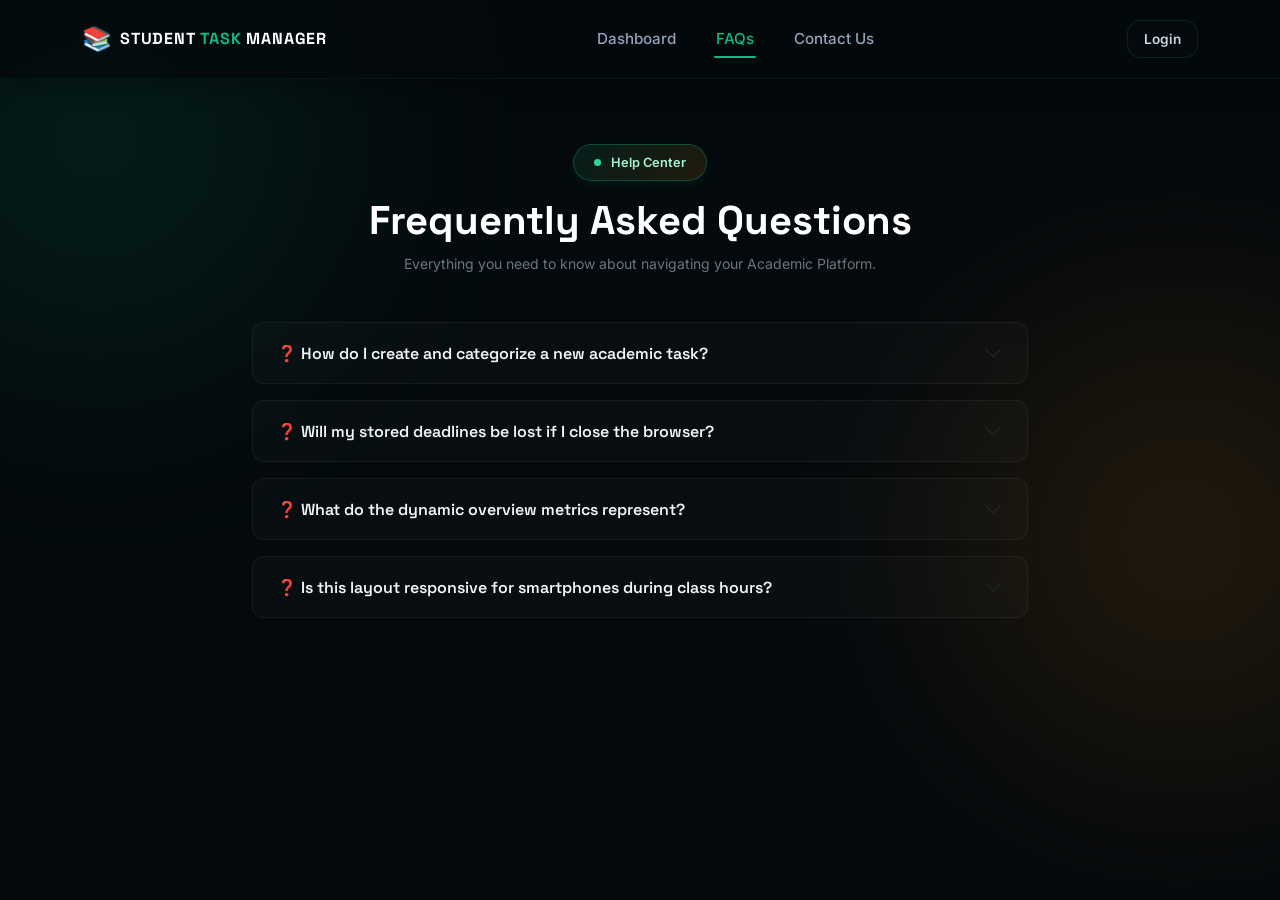
<file: faq.html>
<!DOCTYPE html>
<html lang="en">

<head>
  <meta charset="UTF-8"/>
  <meta name="viewport" content="width=device-width, initial-scale=1.0"/>
  <title>FAQ — Student Task Manager</title>
  
  <!-- Premium Google Fonts -->
  <link rel="preconnect" href="https://fonts.googleapis.com">
  <link rel="preconnect" href="https://fonts.gstatic.com" crossorigin>
  <link href="https://fonts.googleapis.com/css2?family=Space+Grotesk:wght@300;400;500;600;700;800&family=Inter:wght@300;400;500;600;700;800&display=swap" rel="stylesheet">
  
  <link href="https://cdn.jsdelivr.net/npm/bootstrap@5.3.3/dist/css/bootstrap.min.css" rel="stylesheet">
  <link rel="stylesheet" href="codestyle.css">
</head>
<body class="page-faq">

  <div class="bg-orb bg-orb-1"></div>
  <div class="bg-orb bg-orb-2"></div>

  <nav class="navbar navbar-expand-md navbar-dark fixed-top glass-navbar py-3">
    <div class="container-xl">
      <a class="navbar-brand d-flex align-items-center gap-2" href="index.html">
        <span class="fs-4">📚</span>
        <span class="fw-bold tracking-wider fs-6 text-white">STUDENT<span class="text-primary"> TASK </span>MANAGER</span>
      </a>
      <button class="navbar-toggler border-0" type="button" data-bs-toggle="collapse" data-bs-target="#mainNavbar">
        <span class="navbar-toggler-icon"></span>
      </button>
      <div class="collapse navbar-collapse" id="mainNavbar">
        <ul class="navbar-nav mx-auto mb-2 mb-md-0 gap-2">
          <li class="nav-item"><a class="nav-link text-secondary" href="login.html">Dashboard</a></li>
          <li class="nav-item"><a class="nav-link text-primary active" href="faq.html">FAQs</a></li>
          <li class="nav-item"><a class="nav-link text-secondary" href="contact.html">Contact Us</a></li>
        </ul>
        <div class="d-flex gap-2">
          <a href="login.html" id="authNavbarBtn" class="btn btn-custom-outline py-2 px-3 fs-7">Login</a>
        </div>
      </div>
    </div>
  </nav>

  <section class="container position-relative z-1" style="padding-top: 9rem; padding-bottom: 6rem; max-width: 800px;">
    <div class="text-center mb-5">
      <span class="badge-custom mb-3">
        <span class="pulse-dot"></span>
        Help Center
      </span>
      <h2 class="fw-bold text-white display-6" >Frequently Asked Questions</h2>
      <p class="text-secondary small">Everything you need to know about navigating your Academic Platform.</p>
    </div>

    <div class="accordion" id="faqAccordion">
      <div class="faq-accordion-item">
        <h2 class="accordion-header">
          <button class="accordion-button faq-accordion-button collapsed" type="button" data-bs-toggle="collapse" data-bs-target="#faq1">
            ❓ How do I create and categorize a new academic task?
          </button>
        </h2>
        <div id="faq1" class="accordion-collapse collapse" data-bs-parent="#faqAccordion">
          <div class="accordion-body faq-accordion-body">
            Navigate to the <strong>Tasks</strong> panel from your dashboard module. Click on "Add New Task", fill in your assignment title, choose the subject parameters, and assign a priority state badge (High, Medium, Low).
          </div>
        </div>
      </div>

      <div class="faq-accordion-item">
        <h2 class="accordion-header">
          <button class="accordion-button faq-accordion-button collapsed" type="button" data-bs-toggle="collapse" data-bs-target="#faq2">
            ❓ Will my stored deadlines be lost if I close the browser?
          </button>
        </h2>
        <div id="faq2" class="accordion-collapse collapse" data-bs-parent="#faqAccordion">
          <div class="accordion-body faq-accordion-body">
            No, bhai! The application leverages the browser's native <strong>JavaScript LocalStorage DOM client validation</strong>. Your tasks, profiles configuration, and schedule states remain preserved until you manually clear cache elements.
          </div>
        </div>
      </div>

      <div class="faq-accordion-item">
        <h2 class="accordion-header">
          <button class="accordion-button faq-accordion-button collapsed" type="button" data-bs-toggle="collapse" data-bs-target="#faq3">
            ❓ What do the dynamic overview metrics represent?
          </button>
        </h2>
        <div id="faq3" class="accordion-collapse collapse" data-bs-parent="#faqAccordion">
          <div class="accordion-body faq-accordion-body">
            Your dashboard metrics show Total Tasks, Completed status targets, and Pending objectives. The performance circle/bar instantly re-calculates your operational completion percentage dynamically.
          </div>
        </div>
      </div>

      <div class="faq-accordion-item">
        <h2 class="accordion-header">
          <button class="accordion-button faq-accordion-button collapsed" type="button" data-bs-toggle="collapse" data-bs-target="#faq4">
            ❓ Is this layout responsive for smartphones during class hours?
          </button>
        </h2>
        <div id="faq4" class="accordion-collapse collapse" data-bs-parent="#faqAccordion">
          <div class="accordion-body faq-accordion-body">
            Absolutely! Fine-tuned CSS Media Queries and adaptive Bootstrap grid utility tokens ensure flawless modular layout shifts across any smartphone, tablet, or desktop machine.
          </div>
        </div>
      </div>
    </div>
  </section>

  <script>
    function checkNavbarAuth() {
      const isLoggedIn = localStorage.getItem("isLoggedIn") === "true";
      const authBtn = document.getElementById("authNavbarBtn");
      if (authBtn) {
        if (isLoggedIn) {
          authBtn.textContent = "Logout";
          authBtn.href = "#";
          authBtn.onclick = function(e) {
            e.preventDefault();
            localStorage.removeItem("isLoggedIn");
            window.location.href = "login.html";
          };
        } else {
          authBtn.textContent = "Login";
          authBtn.href = "login.html";
          authBtn.onclick = null;
        }
      }
    }

    checkNavbarAuth();
  </script>
  <script src="https://cdn.jsdelivr.net/npm/bootstrap@5.3.3/dist/js/bootstrap.bundle.min.js"></script>
</body>
</html>
</file>
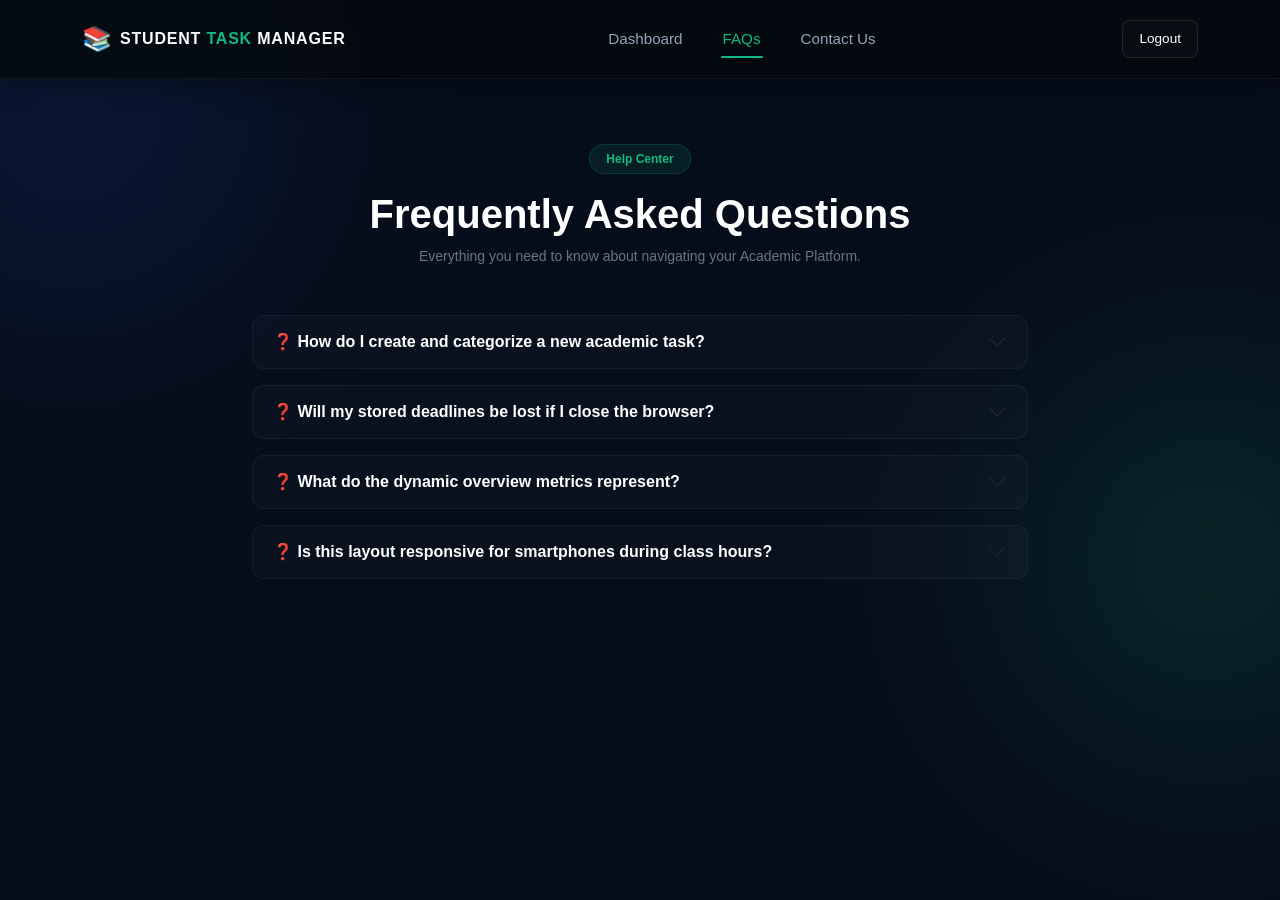
<file: FAQ.html>
<!DOCTYPE html>
<html lang="en">
<head>
  <meta charset="UTF-8"/>
  <meta name="viewport" content="width=device-width, initial-scale=1.0"/>
  <title>FAQ — Student Task Manager</title>
  <link href="https://cdn.jsdelivr.net/npm/bootstrap@5.3.3/dist/css/bootstrap.min.css" rel="stylesheet">
  <link rel="stylesheet" href="codestyle.css">
</head>
<body class="page-faq" style="background-color: #060d1a; color: #f8fafc; font-family: 'Inter', sans-serif;">

  <div class="bg-orb bg-orb-1" style="position: absolute; width: 400px; height: 400px; border-radius: 50%; filter: blur(120px); z-index: 0; opacity: 0.15; pointer-events: none; top: -10%; left: -10%; background: #2563eb;"></div>
  <div class="bg-orb bg-orb-2" style="position: absolute; width: 400px; height: 400px; border-radius: 50%; filter: blur(120px); z-index: 0; opacity: 0.15; pointer-events: none; top: 40%; right: -10%; background: #10b981;"></div>

  <nav class="navbar navbar-expand-md navbar-dark fixed-top glass-navbar py-3" style="background: rgba(6, 13, 26, 0.7); backdrop-filter: blur(12px); border-bottom: 1px solid rgba(255, 255, 255, 0.05);">
    <div class="container-xl">
      <a class="navbar-brand d-flex align-items-center gap-2" href="index.html">
        <span class="fs-4">📚</span>
        <span class="fw-bold tracking-wider fs-6 text-white">STUDENT<span class="text-primary" style="color: #10b981 !important;"> TASK </span>MANAGER</span>
      </a>
      <button class="navbar-toggler border-0" type="button" data-bs-toggle="collapse" data-bs-target="#mainNavbar">
        <span class="navbar-toggler-icon"></span>
      </button>
      <div class="collapse navbar-collapse" id="mainNavbar">
        <ul class="navbar-nav mx-auto mb-2 mb-md-0 gap-2">
          <li class="nav-item"><a class="nav-link text-secondary" href="Dashboard.html">Dashboard</a></li>
          <li class="nav-item"><a class="nav-link text-primary active" href="faq.html" style="color: #10b981 !important;">FAQs</a></li>
          <li class="nav-item"><a class="nav-link text-secondary" href="contact.html">Contact Us</a></li>
        </ul>
        <div class="d-flex gap-2">
          <a href="index.html" class="btn py-2 px-3 fs-7 text-white" style="border: 1px solid rgba(255, 255, 255, 0.1); background: rgba(255, 255, 255, 0.02); border-radius: 8px;">Logout</a>
        </div>
      </div>
    </div>
  </nav>

  <section class="container max-w-4xl position-relative z-1" style="padding-top: 9rem; padding-bottom: 6rem; max-width: 800px;">
    <div class="text-center mb-5">
      <span class="badge rounded-pill px-3 py-2 mb-3 fw-semibold" style="background: rgba(16, 185, 129, 0.1); color: #10b981; border: 1px solid rgba(16, 185, 129, 0.2);">Help Center</span>
      <h2 class="fw-bold text-white display-6">Frequently Asked Questions</h2>
      <p class="text-secondary small">Everything you need to know about navigating your Academic Platform.</p>
    </div>

    <div class="accordion" id="faqAccordion">
      <div class="accordion-item mb-3" style="background: rgba(255, 255, 255, 0.02); border: 1px solid rgba(255, 255, 255, 0.05); border-radius: 12px; overflow: hidden;">
        <h2 class="accordion-header">
          <button class="accordion-button collapsed text-white fw-semibold" type="button" data-bs-toggle="collapse" data-bs-target="#faq1" style="background: transparent; box-shadow: none;">
            ❓ How do I create and categorize a new academic task?
          </button>
        </h2>
        <div id="faq1" class="accordion-collapse collapse" data-bs-parent="#faqAccordion">
          <div class="accordion-body text-secondary small" style="border-top: 1px solid rgba(255, 255, 255, 0.05);">
            Navigate to the <strong>Tasks</strong> panel from your dashboard module. Click on "Add New Task", fill in your assignment title, choose the subject parameters, and assign a priority state badge (High, Medium, Low).
          </div>
        </div>
      </div>

      <div class="accordion-item mb-3" style="background: rgba(255, 255, 255, 0.02); border: 1px solid rgba(255, 255, 255, 0.05); border-radius: 12px; overflow: hidden;">
        <h2 class="accordion-header">
          <button class="accordion-button collapsed text-white fw-semibold" type="button" data-bs-toggle="collapse" data-bs-target="#faq2" style="background: transparent; box-shadow: none;">
            ❓ Will my stored deadlines be lost if I close the browser?
          </button>
        </h2>
        <div id="faq2" class="accordion-collapse collapse" data-bs-parent="#faqAccordion">
          <div class="accordion-body text-secondary small" style="border-top: 1px solid rgba(255, 255, 255, 0.05);">
            No, bhai! The application leverages the browser's native <strong>JavaScript LocalStorage DOM client validation</strong>. Your tasks, profiles configuration, and schedule states remain preserved until you manually clear cache elements.
          </div>
        </div>
      </div>

      <div class="accordion-item mb-3" style="background: rgba(255, 255, 255, 0.02); border: 1px solid rgba(255, 255, 255, 0.05); border-radius: 12px; overflow: hidden;">
        <h2 class="accordion-header">
          <button class="accordion-button collapsed text-white fw-semibold" type="button" data-bs-toggle="collapse" data-bs-target="#faq3" style="background: transparent; box-shadow: none;">
            ❓ What do the dynamic overview metrics represent?
          </button>
        </h2>
        <div id="faq3" class="accordion-collapse collapse" data-bs-parent="#faqAccordion">
          <div class="accordion-body text-secondary small" style="border-top: 1px solid rgba(255, 255, 255, 0.05);">
            Your dashboard metrics show Total Tasks, Completed status targets, and Pending objectives. The performance circle/bar instantly re-calculates your operational completion percentage dynamically.
          </div>
        </div>
      </div>

      <div class="accordion-item mb-3" style="background: rgba(255, 255, 255, 0.02); border: 1px solid rgba(255, 255, 255, 0.05); border-radius: 12px; overflow: hidden;">
        <h2 class="accordion-header">
          <button class="accordion-button collapsed text-white fw-semibold" type="button" data-bs-toggle="collapse" data-bs-target="#faq4" style="background: transparent; box-shadow: none;">
            ❓ Is this layout responsive for smartphones during class hours?
          </button>
        </h2>
        <div id="faq4" class="accordion-collapse collapse" data-bs-parent="#faqAccordion">
          <div class="accordion-body text-secondary small" style="border-top: 1px solid rgba(255, 255, 255, 0.05);">
            Absolutely! Fine-tuned CSS Media Queries and adaptive Bootstrap grid utility tokens ensure flawless modular layout shifts across any smartphone, tablet, or desktop machine.
          </div>
        </div>
      </div>
    </div>
  </section>

  <script src="https://cdn.jsdelivr.net/npm/bootstrap@5.3.3/dist/js/bootstrap.bundle.min.js"></script>
</body>
</html>
</file>
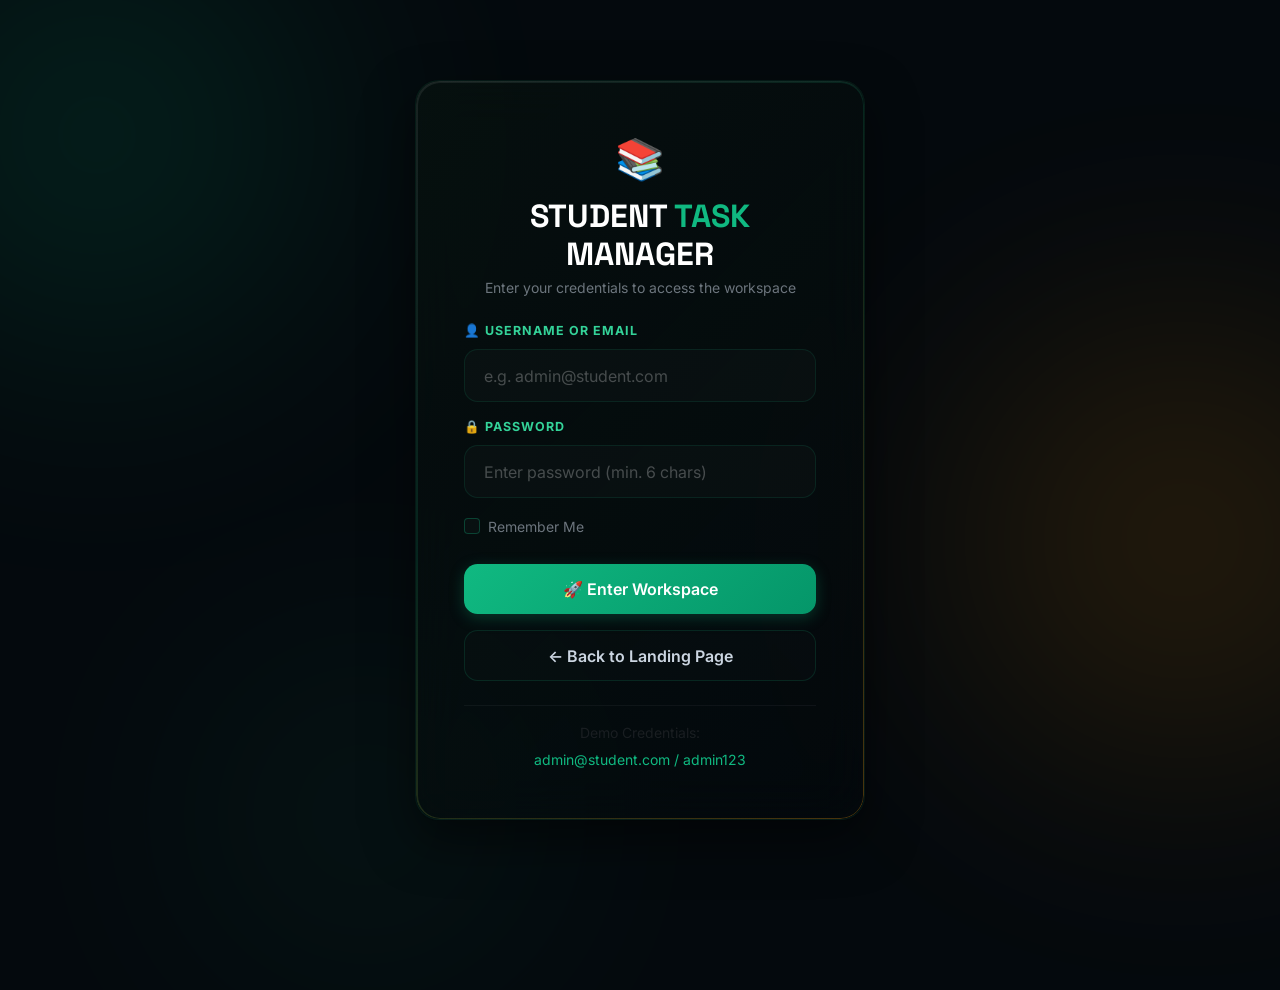
<file: login.html>
<!DOCTYPE html>
<html lang="en">
<head>
  <meta charset="UTF-8" />
  <meta name="viewport" content="width=device-width, initial-scale=1.0" />
  <title>Login — Student Task Manager</title>

  <!-- Bootstrap CSS -->
  <link href="https://cdn.jsdelivr.net/npm/bootstrap@5.3.3/dist/css/bootstrap.min.css" rel="stylesheet">

  <!-- Premium Google Fonts -->
  <link rel="preconnect" href="https://fonts.googleapis.com">
  <link rel="preconnect" href="https://fonts.gstatic.com" crossorigin>
  <link href="https://fonts.googleapis.com/css2?family=Space+Grotesk:wght@300;400;500;600;700;800&family=Inter:wght@300;400;500;600;700;800&display=swap" rel="stylesheet">
  
  <link rel="stylesheet" href="codestyle.css">
</head>
<body class="page-login">

  <!-- Ambient Floating Orbs -->
  <div class="bg-orb bg-orb-1"></div>
  <div class="bg-orb bg-orb-2"></div>
  <div class="bg-orb bg-orb-3"></div>

  <div class="login-card">
    <div class="text-center mb-4">
      <div class="fs-1 mb-2">📚</div>
      <h2 class="fw-bold text-white mb-1" >STUDENT <span class="text-primary" style="color: var(--primary) !important;">TASK</span> MANAGER</h2>
      <p class="text-secondary small">Enter your credentials to access the workspace</p>
    </div>

    <!-- Error Alert -->
    <div id="loginAlert" class="alert-custom mb-3" style="display: none;">
      <span style="font-size: 1.15rem;">⚠️</span>
      <span id="alertMsg" class="small">Invalid email or password.</span>
    </div>

    <form id="loginForm" onsubmit="handleLogin(event)">
      <div class="mb-3">
        <label for="usernameInput" class="glass-label mb-2">👤 Username or Email</label>
        <input type="text" id="usernameInput" class="glass-input" placeholder="e.g. admin@student.com" required>
      </div>

      <div class="mb-3">
        <label for="passwordInput" class="glass-label mb-2">🔒 Password</label>
        <input type="password" id="passwordInput" class="glass-input" placeholder="Enter password (min. 6 chars)" required>
      </div>

      <div class="d-flex justify-content-between align-items-center mb-4">
        <div class="form-check">
          <input class="form-check-input" type="checkbox" id="rememberMe" style="background-color: rgba(255,255,255,0.02); border-color: rgba(16, 185, 129, 0.3);">
          <label class="form-check-label text-secondary small" for="rememberMe">Remember Me</label>
        </div>
      </div>

      <button type="submit" class="btn-custom-primary w-100 mb-3">
        🚀 Enter Workspace
      </button>

      <a href="index.html" class="btn-custom-outline w-100 text-center text-decoration-none">
        ← Back to Landing Page
      </a>
    </form>

    <div class="mt-4 pt-3 border-top border-secondary border-opacity-10 text-center">
      <p class="text-muted small mb-1">Demo Credentials:</p>
      <code class="text-primary small" style="font-family: monospace;">admin@student.com / admin123</code>
    </div>
  </div>

  <script src="https://cdn.jsdelivr.net/npm/bootstrap@5.3.3/dist/js/bootstrap.bundle.min.js"></script>
  <script>
    // Redirect if already logged in
    if (localStorage.getItem("isLoggedIn") === "true") {
      window.location.href = "dashboard.html";
    }

    function handleLogin(event) {
      event.preventDefault();
      
      const usernameInput = document.getElementById("usernameInput").value.trim();
      const passwordInput = document.getElementById("passwordInput").value;
      const alertEl = document.getElementById("loginAlert");
      const msgEl = document.getElementById("alertMsg");

      // Simple email validation pattern
      const emailPattern = /^[^\s@]+@[^\s@]+\.[^\s@]+$/;
      
      // Basic client-side checks
      if (usernameInput === "") {
        showAlert("Please enter your username or email address.");
        return;
      }
      
      if (passwordInput.length < 6) {
        showAlert("Password must be at least 6 characters long.");
        return;
      }

      // Check credential validation (Demo account check or standard)
      if (usernameInput === "admin@student.com" && passwordInput !== "admin123") {
        showAlert("Incorrect password for admin demo account.");
        return;
      }

      // Login success
      localStorage.setItem("isLoggedIn", "true");
      
      // Initialize a default profile if none exists
      let storedProfile = localStorage.getItem("studentProfile");
      if (!storedProfile) {
        let name = usernameInput.split("@")[0];
        // Capitalize name
        name = name.charAt(0).toUpperCase() + name.slice(1);
        
        let profile = {
          name: name,
          email: emailPattern.test(usernameInput) ? usernameInput : name + "@example.com",
          phone: "9876543210",
          studentID: "AM.EN.U4CSE26001",
          year: "3rd Year",
          college: "Amrita Vishwa Vidyapeetham",
          goal: "Maintain consistent GPA and track daily CSE project milestones."
        };
        localStorage.setItem("studentProfile", JSON.stringify(profile));
      }

      window.location.href = "dashboard.html";
    }

    function showAlert(message) {
      const alertEl = document.getElementById("loginAlert");
      const msgEl = document.getElementById("alertMsg");
      msgEl.textContent = message;
      alertEl.style.display = "flex";
      
      // Auto-hide alert after 5 seconds
      setTimeout(() => {
        alertEl.style.display = "none";
      }, 5000);
    }
  </script>
</body>
</html>
</file>
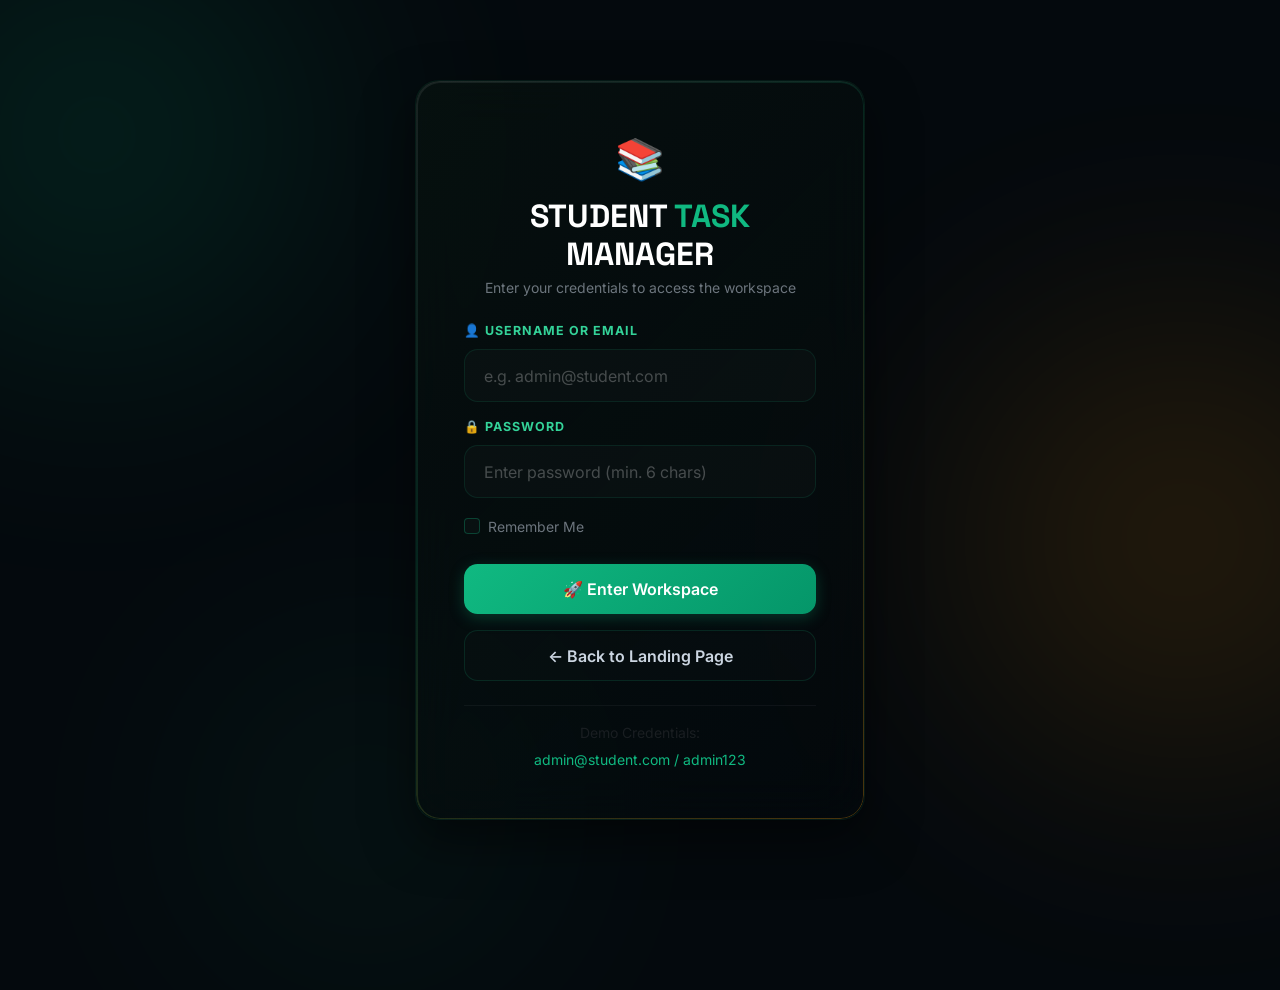
<file: profile.html>
<!DOCTYPE html>
<html lang="en">
<head>
  <meta charset="UTF-8"/>
  <meta name="viewport" content="width=device-width, initial-scale=1.0"/>
  <title>Student Profile — Student Task Manager</title>
  
  <script>
    // Authentication gate check
    if (localStorage.getItem("isLoggedIn") !== "true") {
      window.location.href = "login.html";
    }
  </script>
  
  <!-- Bootstrap CSS -->
  <link href="https://cdn.jsdelivr.net/npm/bootstrap@5.3.3/dist/css/bootstrap.min.css" rel="stylesheet">
  
  <!-- Premium Google Fonts -->
  <link rel="preconnect" href="https://fonts.googleapis.com">
  <link rel="preconnect" href="https://fonts.gstatic.com" crossorigin>
  <link href="https://fonts.googleapis.com/css2?family=Space+Grotesk:wght@300;400;500;600;700;800&family=Inter:wght@300;400;500;600;700;800&display=swap" rel="stylesheet">
  <link rel="stylesheet" href="codestyle.css">
</head>
<body class="page-profile">

  <!-- Animated Ambient Glass Orbs (Emerald & Gold Aurora) -->
  <div class="bg-orb bg-orb-1"></div>
  <div class="bg-orb bg-orb-2"></div>
  <div class="bg-orb bg-orb-3"></div>

  <!-- Navbar -->
  <nav class="navbar navbar-expand-md navbar-dark fixed-top glass-navbar py-3">
    <div class="container-xl">
      <a class="navbar-brand d-flex align-items-center gap-2" href="index.html">
        <span class="fs-4">📚</span>
        <span class="fw-bold tracking-wider fs-6 text-white">STUDENT<span class="text-primary">TASK</span>MANAGER</span>
      </a>
      
      <button class="navbar-toggler border-0" type="button" data-bs-toggle="collapse" data-bs-target="#mainNavbar" aria-controls="mainNavbar" aria-expanded="false" aria-label="Toggle navigation">
        <span class="navbar-toggler-icon"></span>
      </button>
      
      <div class="collapse navbar-collapse" id="mainNavbar">
        <ul class="navbar-nav mx-auto mb-2 mb-md-0 gap-2">
          <li class="nav-item"><a class="nav-link text-secondary" href="index.html">Home</a></li>
          <li class="nav-item"><a class="nav-link text-secondary" href="about.html">About</a></li>
          <li class="nav-item"><a class="nav-link text-secondary" href="dashboard.html">Dashboard</a></li>
          <li class="nav-item"><a class="nav-link text-secondary" href="faq.html">FAQ / Help</a></li>
          <li class="nav-item"><a class="nav-link text-secondary" href="contact.html">Contact</a></li>
        </ul>
        <div class="d-flex gap-2">
          <a href="dashboard.html" class="btn btn-custom-outline py-2 px-3 fs-7">← Dashboard</a>
          <a href="#" onclick="logout(event)" class="btn btn-custom-primary py-2 px-3 fs-7 d-none d-sm-block">Logout</a>
        </div>
      </div>
    </div>
  </nav>

  <!-- Profile Content -->
  <section class="container-xl position-relative z-1" style="padding-top: 10rem; padding-bottom: 6rem;">
    <div class="row justify-content-center">
      <div class="col-lg-8">
        
        <!-- Custom Success Alert -->
        <div id="saveAlert" class="alert-custom">
          <span style="font-size: 1.25rem;">✨</span>
          <span class="fw-semibold">Success:</span> Your profile details have been saved & synchronized!
        </div>
        
        <div class="glass-card">
          
          <!-- VIEW MODE -->
          <div id="viewMode">
            <div class="profile-header">
              <div class="avatar-wrapper">👤</div>
              <div>
                <h2 id="viewHeadingName" class="text-white fw-bold mb-1" >Student Profile</h2>
                <div class="badge-custom">
                  <span class="pulse-dot"></span>
                  <span id="viewHeadingYear">1st Year</span>
                </div>
              </div>
            </div>
            
            <div class="row g-4">
              <div class="col-md-6">
                <div class="info-card">
                  <div class="glass-label">👤 Student Name</div>
                  <div id="viewName" class="info-value">—</div>
                </div>
              </div>
              <div class="col-md-6">
                <div class="info-card">
                  <div class="glass-label">✉️ Email ID</div>
                  <div id="viewEmail" class="info-value">—</div>
                </div>
              </div>
              <div class="col-md-6">
                <div class="info-card">
                  <div class="glass-label">📞 Phone Number</div>
                  <div id="viewPhone" class="info-value">—</div>
                </div>
              </div>
              <div class="col-md-6">
                <div class="info-card">
                  <div class="glass-label">🆔 Student ID</div>
                  <div id="viewStudentID" class="info-value">—</div>
                </div>
              </div>
              <div class="col-md-6">
                <div class="info-card">
                  <div class="glass-label">🎓 Academic Semester / Year</div>
                  <div id="viewYear" class="info-value">—</div>
                </div>
              </div>
              <div class="col-12">
                <div class="info-card">
                  <div class="glass-label">🏛️ College</div>
                  <div id="viewAddress" class="info-value">—</div>
                </div>
              </div>
              <div class="col-12">
                <div class="info-card">
                  <div class="glass-label">🎯 Academic Study Objective / Goal</div>
                  <div id="viewGoal" class="info-value" style="font-style: italic; color: #cbd5e1; font-weight: 500;">—</div>
                </div>
              </div>
            </div>
            
            <div class="d-flex justify-content-between align-items-center mt-5 pt-4 border-top border-secondary border-opacity-10">
              <button onclick="goBack()" class="btn-custom-outline">← Back to Dashboard</button>
              <button onclick="toggleMode(true)" class="btn-custom-primary">✍ Edit Profile</button>
            </div>
          </div>
          
          <!-- EDIT MODE (FORM) -->
          <div id="editMode" style="display: none;">
            <div class="profile-header">
              <div class="avatar-wrapper">✍</div>
              <div>
                <h2 class="text-white fw-bold mb-1" >Edit Student Profile</h2>
                <p class="text-secondary small mb-0">Update details which will be synchronized across your workspace.</p>
              </div>
            </div>
            
            <form id="profileForm" onsubmit="saveProfile(event)">
              <div class="row g-4">
                <div class="col-md-6">
                  <label for="inputName" class="glass-label mb-2">👤 Student Name</label>
                  <input type="text" id="inputName" class="glass-input" required placeholder="Enter student name">
                </div>
                <div class="col-md-6">
                  <label for="inputEmail" class="glass-label mb-2">✉️ Email Address</label>
                  <input type="email" id="inputEmail" class="glass-input" required placeholder="Enter email address">
                </div>
                <div class="col-md-6">
                  <label for="inputPhone" class="glass-label mb-2">📞 Phone Number</label>
                  <input type="tel" id="inputPhone" class="glass-input" required placeholder="Enter phone number">
                </div>
                <div class="col-md-6">
                  <label for="inputStudentID" class="glass-label mb-2">🆔 Student ID / Roll No</label>
                  <input type="text" id="inputStudentID" class="glass-input" required placeholder="Enter Student ID">
                </div>
                <div class="col-md-6">
                  <label for="inputYear" class="glass-label mb-2">🎓 Academic Year</label>
                  <select id="inputYear" class="glass-select form-select">
                    <option value="1st Year">1st Year</option>
                    <option value="2nd Year">2nd Year</option>
                    <option value="3rd Year">3rd Year</option>
                    <option value="4th Year">4th Year</option>
                  </select>
                </div>
                <div class="col-12">
                  <label for="College" class="glass-label mb-2">🏛️ College</label>
                  <input type="text" id="College" class="glass-input" required placeholder="Enter College Name">
                </div>
                <div class="col-12">
                  <label for="inputGoal" class="glass-label mb-2">🎯 Academic Goal</label>
                  <textarea id="inputGoal" class="glass-textarea form-control" rows="3" placeholder="Define your study goals..."></textarea>
                </div>
              </div>
              
              <div class="d-flex justify-content-between align-items-center mt-5 pt-4 border-top border-secondary border-opacity-10">
                <button type="button" onclick="toggleMode(false)" class="btn-custom-danger">✕ Cancel</button>
                <button type="submit" class="btn-custom-primary">✓ Save Changes</button>
              </div>
            </form>
          </div>
          
        </div>
        
      </div>
    </div>
  </section>

  <!-- Footer -->
  <footer class="border-top border-secondary border-opacity-10 py-4 position-relative z-1">
    <div class="container-xl">
      <div class="d-flex flex-column flex-sm-row justify-content-between align-items-center text-center text-sm-start gap-3">
        <div>
          <span class="fw-bold text-white small">STUDENT<span class="text-primary">TASK</span>MANAGER</span>
        </div>
        <p class="text-muted small mb-0">© 2026 UID Project Group. All rights reserved.</p>
      </div>
    </div>
  </footer>

  <script src="https://cdn.jsdelivr.net/npm/bootstrap@5.3.3/dist/js/bootstrap.bundle.min.js"></script>

  <script>
    function logout(event) {
      if (event) event.preventDefault();
      localStorage.removeItem("isLoggedIn");
      window.location.href = "login.html";
    }

    // Switch between view and edit mode
    function toggleMode(isEdit) {
      if (isEdit) {
        // Populate form with current saved data before showing edit mode
        var profile = getSavedProfile();
        document.getElementById("inputName").value = profile.name;
        document.getElementById("inputEmail").value = profile.email;
        document.getElementById("inputPhone").value = profile.phone;
        document.getElementById("inputStudentID").value = profile.studentID;
        document.getElementById("inputYear").value = profile.year;
        document.getElementById("College").value = profile.college;
        document.getElementById("inputGoal").value = profile.goal;

        document.getElementById("viewMode").style.display = "none";
        document.getElementById("editMode").style.display = "block";
      } else {
        document.getElementById("editMode").style.display = "none";
        document.getElementById("viewMode").style.display = "block";
      }
    }

    // Get saved profile from localStorage (or return empty defaults)
    function getSavedProfile() {
      var stored = localStorage.getItem("studentProfile");
      if (stored) {
        return JSON.parse(stored);
      }
      return {
        name: "",
        email: "",
        phone: "",
        studentID: "",
        year: "1st Year",
        college: "",
        goal: ""
      };
    }

    // Validate email format
    function isValidEmail(email) {
      var pattern = /^[^\s@]+@[^\s@]+\.[^\s@]+$/;
      return pattern.test(email);
    }

    // Save profile data
    function saveProfile(event) {
      event.preventDefault();

      var name = document.getElementById("inputName").value.trim();
      var email = document.getElementById("inputEmail").value.trim();
      var phone = document.getElementById("inputPhone").value.trim();
      var studentID = document.getElementById("inputStudentID").value.trim();
      var year = document.getElementById("inputYear").value;
      var college = document.getElementById("College").value.trim();
      var goal = document.getElementById("inputGoal").value.trim();

      // Validate required fields
      if (name === "" || email === "" || phone === "" || studentID === "" || college === "") {
        alert("Please fill in all required fields.");
        return;
      }

      // Validate email format
      if (!isValidEmail(email)) {
        alert("Please enter a valid email address.");
        return;
      }

      // Save to localStorage
      var profile = {
        name: name,
        email: email,
        phone: phone,
        studentID: studentID,
        year: year,
        college: college,
        goal: goal
      };

      localStorage.setItem("studentProfile", JSON.stringify(profile));

      // Update the view mode display
      updateViewMode(profile);

      // Switch back to view mode
      toggleMode(false);

      // Show success alert
      var saveAlertEl = document.getElementById("saveAlert");
      saveAlertEl.style.display = "flex";
      setTimeout(function() {
        saveAlertEl.style.display = "none";
      }, 3000);
    }

    // Update the view mode fields with profile data
    function updateViewMode(profile) {
      document.getElementById("viewHeadingName").textContent = profile.name || "Student Profile";
      document.getElementById("viewHeadingYear").textContent = profile.year || "1st Year";
      document.getElementById("viewName").textContent = profile.name || "—";
      document.getElementById("viewEmail").textContent = profile.email || "—";
      document.getElementById("viewPhone").textContent = profile.phone || "—";
      document.getElementById("viewStudentID").textContent = profile.studentID || "—";
      document.getElementById("viewYear").textContent = profile.year || "—";
      document.getElementById("viewAddress").textContent = profile.college || "—";
      document.getElementById("viewGoal").textContent = profile.goal || "—";
    }

    function goBack() {
      window.location.href = "dashboard.html";
    }

    // Load saved profile when page opens
    function loadProfile() {
      var profile = getSavedProfile();
      updateViewMode(profile);
    }

    // Initialize
    loadProfile();

  </script>
</body>
</html>
</file>
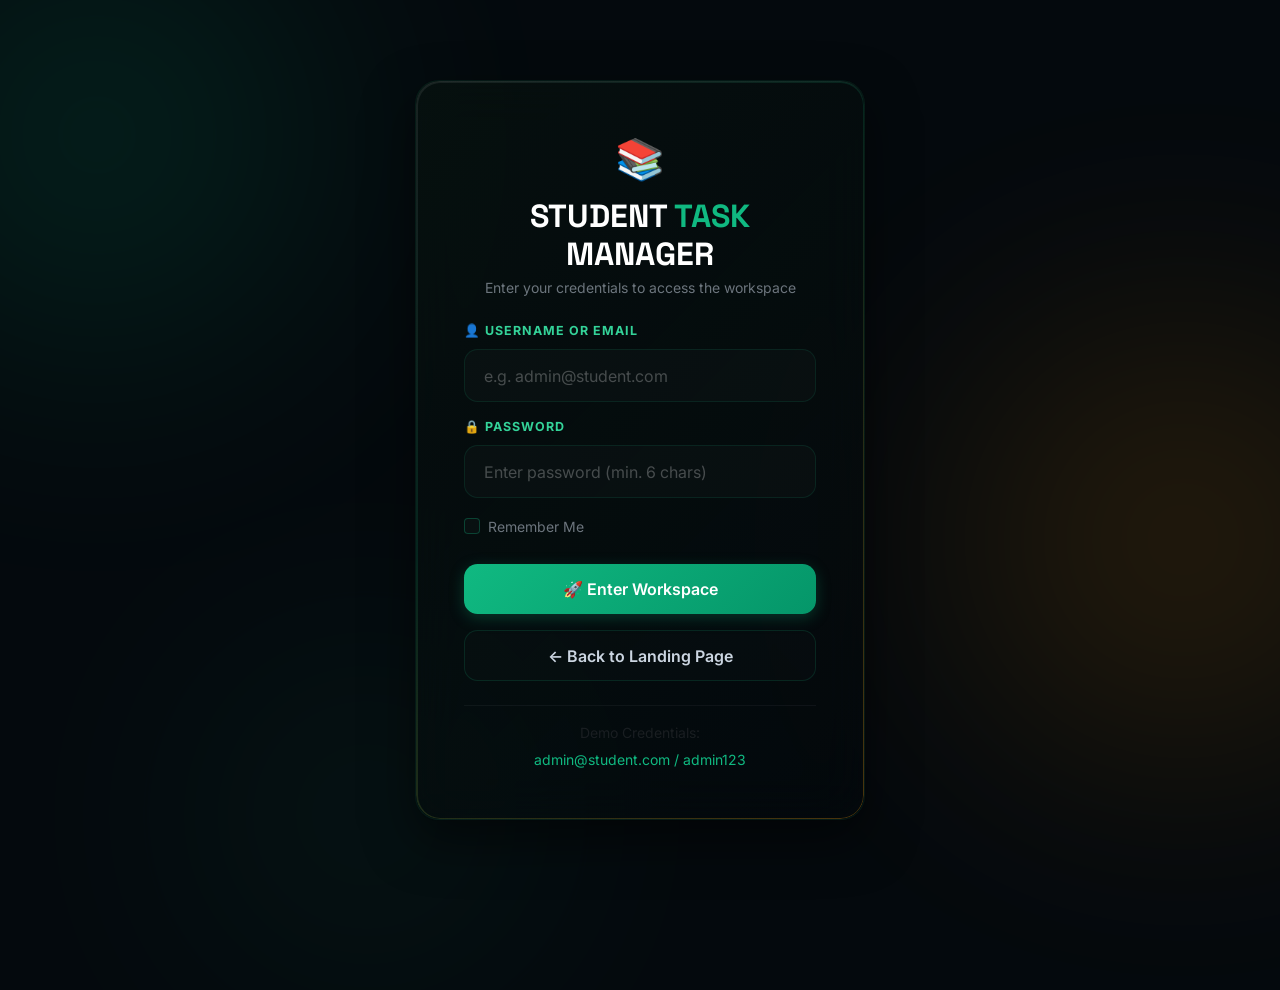
<file: progress.html>
<!DOCTYPE html>
<html lang="en">
<head>
    <meta charset="UTF-8">
    <meta name="viewport" content="width=device-width, initial-scale=1.0">
    <title>Progress — Student Task Manager</title>
    
    <script>
      // Authentication gate check
      if (localStorage.getItem("isLoggedIn") !== "true") {
        window.location.href = "login.html";
      }
    </script>
    
    <!-- Premium Google Fonts -->
    <link rel="preconnect" href="https://fonts.googleapis.com">
    <link rel="preconnect" href="https://fonts.gstatic.com" crossorigin>
    <link href="https://fonts.googleapis.com/css2?family=Space+Grotesk:wght@300;400;500;600;700;800&family=Inter:wght@300;400;500;600;700;800&display=swap" rel="stylesheet">
    
    <link href="https://cdn.jsdelivr.net/npm/bootstrap@5.3.3/dist/css/bootstrap.min.css" rel="stylesheet">
    <link rel="stylesheet" href="codestyle.css">
</head>

<body class="page-progress">
    <!-- Animated Ambient Glass Orbs (Emerald & Gold Aurora) -->
    <div class="bg-orb bg-orb-1"></div>
    <div class="bg-orb bg-orb-2"></div>
    <div class="bg-orb bg-orb-3"></div>

    <!-- Navbar -->
    <nav class="navbar navbar-expand-md navbar-dark fixed-top glass-navbar py-3">
      <div class="container-xl">
        <a class="navbar-brand d-flex align-items-center gap-2" href="index.html">
          <span class="fs-4">📚</span>
          <span class="fw-bold tracking-wider fs-6 text-white">STUDENT<span class="text-primary"> TASK </span>MANAGER</span>
        </a>
        
        <button class="navbar-toggler border-0" type="button" data-bs-toggle="collapse" data-bs-target="#mainNavbar">
          <span class="navbar-toggler-icon"></span>
        </button>
        
        <div class="collapse navbar-collapse" id="mainNavbar">
          <ul class="navbar-nav mx-auto mb-2 mb-md-0 gap-2">
            <li class="nav-item"><a class="nav-link text-secondary" href="index.html">Home</a></li>
            <li class="nav-item"><a class="nav-link text-secondary" href="about.html">About</a></li>
            <li class="nav-item"><a class="nav-link text-secondary" href="dashboard.html">Dashboard</a></li>
            <li class="nav-item"><a class="nav-link text-secondary" href="task.html">Tasks</a></li>
            <li class="nav-item"><a class="nav-link text-secondary" href="schedule.html">Schedule</a></li>
            <li class="nav-item"><a class="nav-link text-primary active" href="progress.html">Progress</a></li>
            <li class="nav-item"><a class="nav-link text-secondary" href="reminder.html">Notifications</a></li>
          </ul>
          <div class="d-flex gap-2">
            <a href="profile.html" class="btn btn-custom-outline py-2 px-3 fs-7">👤 Profile</a>
            <a href="#" onclick="logout(event)" class="btn btn-custom-primary py-2 px-3 fs-7 d-none d-sm-block">Logout</a>
          </div>
        </div>
      </div>
    </nav>

    <div class="container">

        <h1>📊 Progress Overview</h1>

        <div class="cards">
            <div class="card">
                <h3>Total Tasks</h3>
                <div class="number" id="statTotal">0</div>
            </div>

            <div class="card">
                <h3>Completed</h3>
                <div class="number" id="statCompleted" style="color: var(--success);">0</div>
            </div>

            <div class="card">
                <h3>Pending</h3>
                <div class="number" id="statPending" style="color: var(--accent-gold);">0</div>
            </div>

            <div class="card">
                <h3>Performance</h3>
                <div class="number" id="statPerformance">0%</div>
            </div>
        </div>

        <div class="progress-container">
            <h2>Task Completion Progress</h2>
            <br>
            <div class="progress-bar">
                <div class="progress" id="statProgressBar" style="width: 0%;"></div>
            </div>
        </div>

        <div class="exit">
            <button onclick="goBack()">← Exit to Dashboard</button>
        </div>

    </div>

    <script>
        function logout(event) {
            if (event) event.preventDefault();
            localStorage.removeItem("isLoggedIn");
            window.location.href = "login.html";
        }

        function loadProgress() {
            let storedTasks = localStorage.getItem("studentTasks");
            let tasks = storedTasks ? JSON.parse(storedTasks) : [
                { title: "UID Project Implementation Plan", priority: "High", date: "2026-06-03", completed: false },
                { title: "Database Assignment 3", priority: "Medium", date: "2026-06-05", completed: false },
                { title: "Java Coding Exercises", priority: "Low", date: "2026-06-10", completed: true }
            ];
            
            let total = tasks.length;
            let completed = tasks.filter(t => t.completed).length;
            let pending = total - completed;
            let performance = total > 0 ? Math.round((completed / total) * 100) : 0;
            
            document.getElementById("statTotal").textContent = total;
            document.getElementById("statCompleted").textContent = completed;
            document.getElementById("statPending").textContent = pending;
            document.getElementById("statPerformance").textContent = performance + "%";
            document.getElementById("statProgressBar").style.width = performance + "%";
        }

        function goBack() {
            window.location.href = "dashboard.html";
        }

        loadProgress();
    </script>

<script src="https://cdn.jsdelivr.net/npm/bootstrap@5.3.3/dist/js/bootstrap.bundle.min.js"></script>
</body>
</html>
</file>
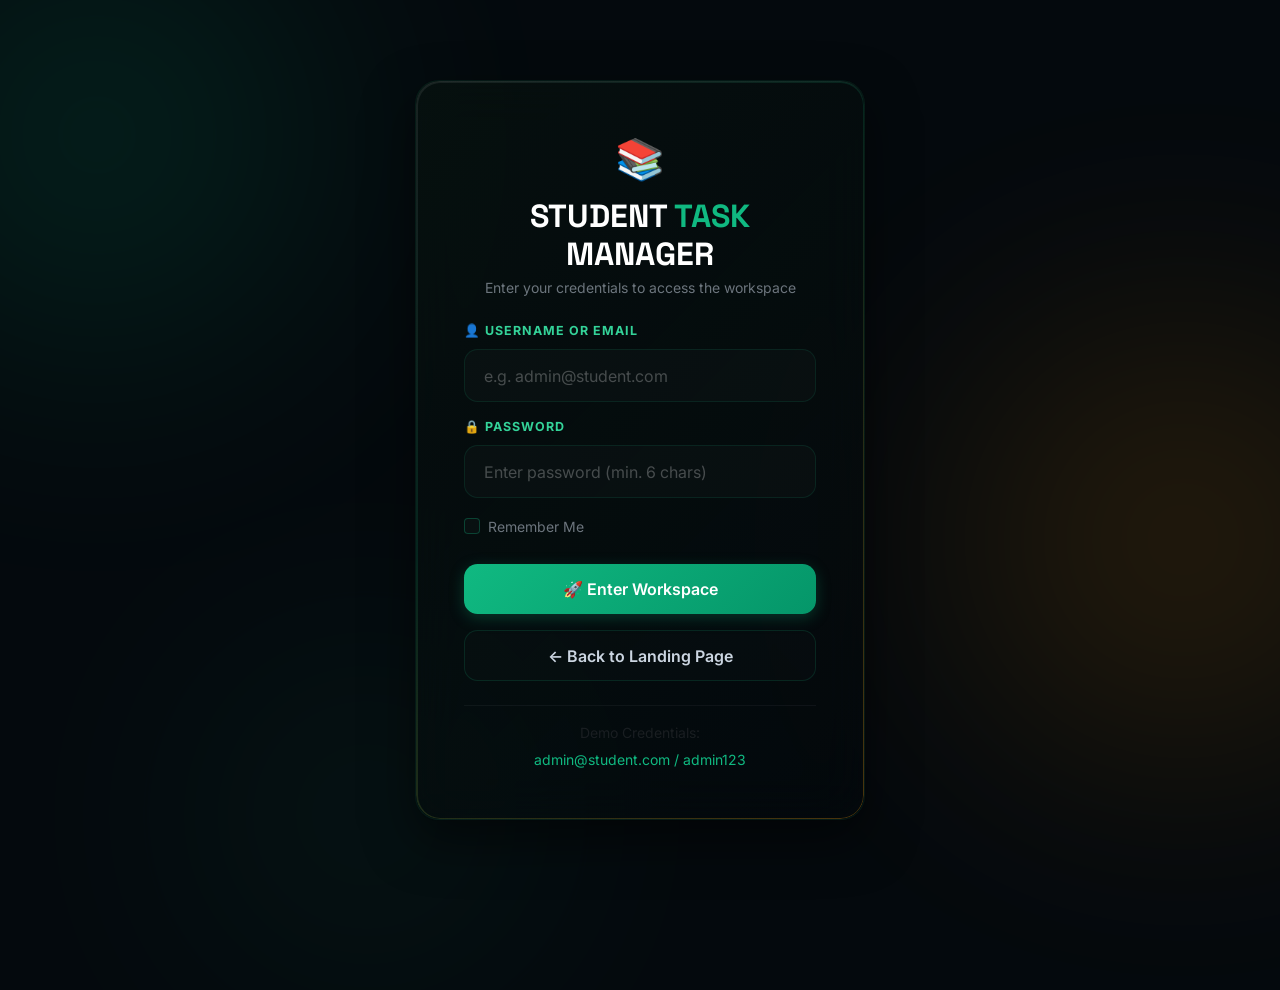
<file: reminder.html>
<!DOCTYPE html>
<html lang="en">
<head>
    <meta charset="UTF-8">
    <meta name="viewport" content="width=device-width, initial-scale=1.0">
    <title>Notifications — Student Task Manager</title>
    
    <script>
      // Authentication gate check
      if (localStorage.getItem("isLoggedIn") !== "true") {
        window.location.href = "login.html";
      }
    </script>
    
    <!-- Premium Google Fonts -->
    <link rel="preconnect" href="https://fonts.googleapis.com">
    <link rel="preconnect" href="https://fonts.gstatic.com" crossorigin>
    <link href="https://fonts.googleapis.com/css2?family=Space+Grotesk:wght@300;400;500;600;700;800&family=Inter:wght@300;400;500;600;700;800&display=swap" rel="stylesheet">
    
    <link href="https://cdn.jsdelivr.net/npm/bootstrap@5.3.3/dist/css/bootstrap.min.css" rel="stylesheet">
    <link rel="stylesheet" href="codestyle.css">
</head>

<body class="page-reminder">
    <!-- Animated Ambient Glass Orbs (Emerald & Gold Aurora) -->
    <div class="bg-orb bg-orb-1"></div>
    <div class="bg-orb bg-orb-2"></div>
    <div class="bg-orb bg-orb-3"></div>

    <!-- Navbar -->
    <nav class="navbar navbar-expand-md navbar-dark fixed-top glass-navbar py-3">
      <div class="container-xl">
        <a class="navbar-brand d-flex align-items-center gap-2" href="index.html">
          <span class="fs-4">📚</span>
          <span class="fw-bold tracking-wider fs-6 text-white">STUDENT<span class="text-primary"> TASK </span>MANAGER</span>
        </a>
        
        <button class="navbar-toggler border-0" type="button" data-bs-toggle="collapse" data-bs-target="#mainNavbar">
          <span class="navbar-toggler-icon"></span>
        </button>
        
        <div class="collapse navbar-collapse" id="mainNavbar">
          <ul class="navbar-nav mx-auto mb-2 mb-md-0 gap-2">
            <li class="nav-item"><a class="nav-link text-secondary" href="index.html">Home</a></li>
            <li class="nav-item"><a class="nav-link text-secondary" href="about.html">About</a></li>
            <li class="nav-item"><a class="nav-link text-secondary" href="dashboard.html">Dashboard</a></li>
            <li class="nav-item"><a class="nav-link text-secondary" href="task.html">Tasks</a></li>
            <li class="nav-item"><a class="nav-link text-secondary" href="schedule.html">Schedule</a></li>
            <li class="nav-item"><a class="nav-link text-secondary" href="progress.html">Progress</a></li>
            <li class="nav-item"><a class="nav-link text-primary active" href="reminder.html">Notifications</a></li>
          </ul>
          <div class="d-flex gap-2">
            <a href="profile.html" class="btn btn-custom-outline py-2 px-3 fs-7">👤 Profile</a>
            <a href="#" onclick="logout(event)" class="btn btn-custom-primary py-2 px-3 fs-7 d-none d-sm-block">Logout</a>
          </div>
        </div>
      </div>
    </nav>

    <div class="container">

<h1>🔔 Notifications</h1>

<p class="subtitle">
Upcoming task reminders and deadlines
</p>

<div class="notification-list" id="notificationList">
  <!-- Dynamic notifications will be injected here -->
</div>

<div class="exit">
  <button onclick="goBack()">
    ← Exit to Dashboard
  </button>
</div>

</div>

<script>
  function logout(event) {
    if (event) event.preventDefault();
    localStorage.removeItem("isLoggedIn");
    window.location.href = "login.html";
  }

  function goBack() {
    window.location.href = "dashboard.html";
  }

  function loadNotifications() {
    let storedTasks = localStorage.getItem("studentTasks");
    let tasks = storedTasks ? JSON.parse(storedTasks) : [
      { title: "UID Project Implementation Plan", priority: "High", date: "2026-06-03", completed: false },
      { title: "Database Assignment 3", priority: "Medium", date: "2026-06-05", completed: false },
      { title: "Java Coding Exercises", priority: "Low", date: "2026-06-10", completed: true }
    ];

    let pendingTasks = tasks.filter(t => !t.completed);
    let listDiv = document.getElementById("notificationList");
    listDiv.innerHTML = "";

    if (pendingTasks.length === 0) {
      listDiv.innerHTML = `
        <div class="notification low" style="border-left: 4px solid var(--primary); background: linear-gradient(135deg, rgba(16, 185, 129, 0.04) 0%, rgba(3, 8, 12, 0.5) 100%);">
          <div class="left">
            <div class="icon">✨</div>
            <div class="message">
              <h3>All Caught Up!</h3>
              <p>You have no pending tasks or upcoming deadlines. Great job!</p>
            </div>
          </div>
          <div class="time">Now</div>
        </div>`;
      return;
    }

    // Get today's date in local system YYYY-MM-DD
    let today = new Date();
    today.setHours(0, 0, 0, 0);
    let todayTime = today.getTime();

    pendingTasks.forEach(task => {
      let classType = "low";
      let icon = "📝";
      let timeStr = "Upcoming";
      let messageDesc = "";

      if (task.date) {
        let taskDate = new Date(task.date);
        taskDate.setHours(0, 0, 0, 0);
        let taskTime = taskDate.getTime();

        if (taskTime < todayTime) {
          classType = "high";
          icon = "⚠️";
          timeStr = "Overdue";
          messageDesc = `This task is overdue (was due on ${task.date}). Please complete it immediately!`;
        } else if (taskTime === todayTime) {
          classType = "high";
          icon = "🔔";
          timeStr = "Today";
          messageDesc = `This task is due today! Priority level is ${task.priority}.`;
        } else {
          // Future task
          if (task.priority === "High") {
            classType = "medium";
            icon = "📚";
          } else {
            classType = "low";
            icon = "📝";
          }
          timeStr = task.date;
          messageDesc = `Upcoming task due on ${task.date}. Priority: ${task.priority}.`;
        }
      } else {
        timeStr = "No Date";
        messageDesc = `Task has no due date. Priority: ${task.priority}.`;
        if (task.priority === "High") {
          classType = "medium";
          icon = "📚";
        }
      }

      let div = document.createElement("div");
      div.className = `notification ${classType}`;
      div.innerHTML = `
        <div class="left">
          <div class="icon">${icon}</div>
          <div class="message">
            <h3>${task.title}</h3>
            <p>${messageDesc}</p>
          </div>
        </div>
        <div class="time">${timeStr}</div>
      `;
      listDiv.appendChild(div);
    });
  }

  loadNotifications();
</script>

<script src="https://cdn.jsdelivr.net/npm/bootstrap@5.3.3/dist/js/bootstrap.bundle.min.js"></script>
</body>

</html>
</file>
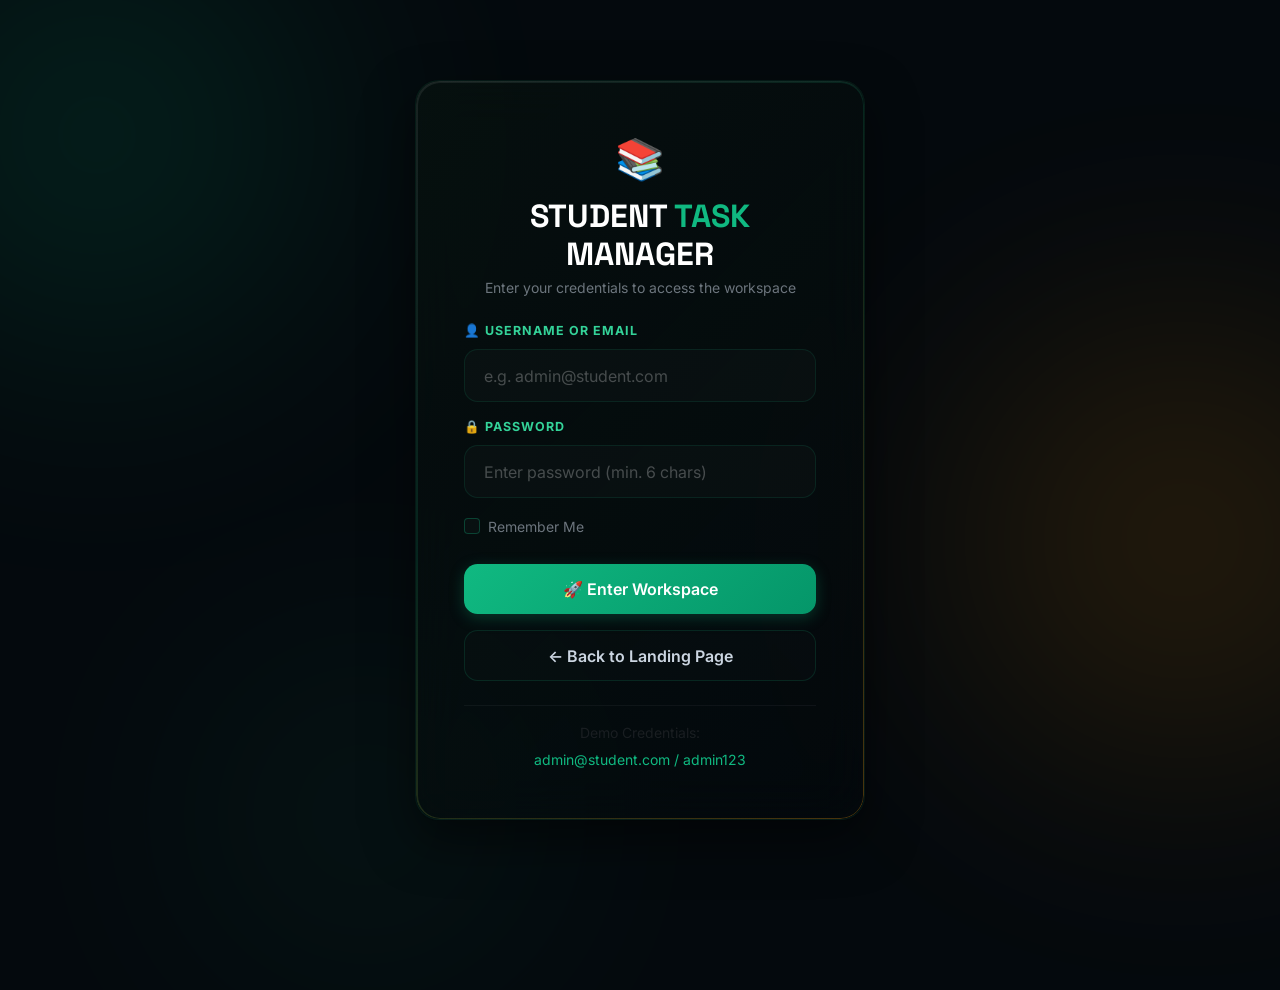
<file: schedule.html>
<!DOCTYPE html>
<html lang="en">
<head>
    <meta charset="UTF-8">
    <meta name="viewport" content="width=device-width, initial-scale=1.0">
    <title>Today's Schedule — Student Task Manager</title>
    
    <script>
      // Authentication gate check
      if (localStorage.getItem("isLoggedIn") !== "true") {
        window.location.href = "login.html";
      }
    </script>
    
    <!-- Premium Google Fonts -->
    <link rel="preconnect" href="https://fonts.googleapis.com">
    <link rel="preconnect" href="https://fonts.gstatic.com" crossorigin>
    <link href="https://fonts.googleapis.com/css2?family=Space+Grotesk:wght@300;400;500;600;700;800&family=Inter:wght@300;400;500;600;700;800&display=swap" rel="stylesheet">
    
    <link href="https://cdn.jsdelivr.net/npm/bootstrap@5.3.3/dist/css/bootstrap.min.css" rel="stylesheet">
    <link rel="stylesheet" href="codestyle.css">
</head>

<body class="page-schedule">
    <!-- Animated Ambient Glass Orbs (Emerald & Gold Aurora) -->
    <div class="bg-orb bg-orb-1"></div>
    <div class="bg-orb bg-orb-2"></div>
    <div class="bg-orb bg-orb-3"></div>

    <!-- Navbar -->
    <nav class="navbar navbar-expand-md navbar-dark fixed-top glass-navbar py-3">
      <div class="container-xl">
        <a class="navbar-brand d-flex align-items-center gap-2" href="index.html">
          <span class="fs-4">📚</span>
          <span class="fw-bold tracking-wider fs-6 text-white">STUDENT<span class="text-primary"> TASK </span>MANAGER</span>
        </a>
        
        <button class="navbar-toggler border-0" type="button" data-bs-toggle="collapse" data-bs-target="#mainNavbar">
          <span class="navbar-toggler-icon"></span>
        </button>
        
        <div class="collapse navbar-collapse" id="mainNavbar">
          <ul class="navbar-nav mx-auto mb-2 mb-md-0 gap-2">
            <li class="nav-item"><a class="nav-link text-secondary" href="index.html">Home</a></li>
            <li class="nav-item"><a class="nav-link text-secondary" href="about.html">About</a></li>
            <li class="nav-item"><a class="nav-link text-secondary" href="dashboard.html">Dashboard</a></li>
            <li class="nav-item"><a class="nav-link text-secondary" href="task.html">Tasks</a></li>
            <li class="nav-item"><a class="nav-link text-primary active" href="schedule.html">Schedule</a></li>
            <li class="nav-item"><a class="nav-link text-secondary" href="progress.html">Progress</a></li>
            <li class="nav-item"><a class="nav-link text-secondary" href="reminder.html">Notifications</a></li>
          </ul>
          <div class="d-flex gap-2">
            <a href="profile.html" class="btn btn-custom-outline py-2 px-3 fs-7">👤 Profile</a>
            <a href="#" onclick="logout(event)" class="btn btn-custom-primary py-2 px-3 fs-7 d-none d-sm-block">Logout</a>
          </div>
        </div>
      </div>
    </nav>

    <div class="container">

<h1>📅 Today's Schedule</h1>

<!-- Add New Entry Form -->
<div class="schedule-card">
  <div style="display:flex;flex-direction:column;gap:6px;min-width:100px;">
    <label>Time</label>
    <input type="text" id="timeInput" placeholder="e.g. 3:00 PM" class="glass-input" style="width: 110px !important;">
  </div>
  <div style="display:flex;flex-direction:column;gap:6px;flex:1;min-width:150px;">
    <label>Subject</label>
    <input type="text" id="subjectInput" placeholder="Subject name" class="glass-input">
  </div>
  <div style="display:flex;flex-direction:column;gap:6px;flex:1;min-width:130px;">
    <label>Room</label>
    <input type="text" id="roomInput" placeholder="e.g. Room C301" class="glass-input">
  </div>
  <div style="display:flex;flex-direction:column;gap:6px;flex:1;min-width:130px;">
    <label>Teacher</label>
    <input type="text" id="teacherInput" placeholder="Teacher name" class="glass-input">
  </div>
  <div style="display:flex;align-items:flex-end;">
    <button id="addEntryBtn" onclick="addEntry()">+ Add</button>
  </div>
</div>

<!-- Schedule List -->
<div id="scheduleList" style="margin-top: 24px;"></div>

<div class="exit">
    <button onclick="goBack()">← Exit to Dashboard</button>
</div>

</div>

<script>
    function logout(event) {
        if (event) event.preventDefault();
        localStorage.removeItem("isLoggedIn");
        window.location.href = "login.html";
    }

    // Load schedule from localStorage or load default items
    function getSchedule() {
        let stored = localStorage.getItem("studentSchedule");
        if (stored) {
            return JSON.parse(stored);
        }
        // Defaults if localStorage is empty
        let defaultSchedule = [
            { time: "09:00 AM", subject: "User Interface Design", room: "Audi 2", teacher: "Dr. Anand" },
            { time: "11:00 AM", subject: "Database Management Systems", room: "Room B204", teacher: "Prof. Deepa" },
            { time: "02:00 PM", subject: "Java OOP Lab", room: "Lab 3", teacher: "Ms. Reshma" }
        ];
        localStorage.setItem("studentSchedule", JSON.stringify(defaultSchedule));
        return defaultSchedule;
    }

    // Save schedule to localStorage
    function saveSchedule(schedule) {
        localStorage.setItem("studentSchedule", JSON.stringify(schedule));
    }

    // Render schedule items
    function renderSchedule() {
        let schedule = getSchedule();
        let listDiv = document.getElementById("scheduleList");
        listDiv.innerHTML = "";

        if (schedule.length === 0) {
            listDiv.innerHTML = `<div class="schedule-list-card" style="text-align: center; color: var(--text-gray); display: block; padding: 32px 24px;">No classes scheduled for today. Add one above!</div>`;
            return;
        }

        schedule.forEach((entry, index) => {
            let card = document.createElement("div");
            card.className = "schedule-list-card";
            card.innerHTML = `
                <div class="time">${entry.time}</div>
                <div class="details">
                    <h3>${entry.subject}</h3>
                    <p>🏛️ <strong>Room:</strong> ${entry.room} &nbsp;&nbsp;|&nbsp;&nbsp; 👤 <strong>Teacher:</strong> ${entry.teacher}</p>
                </div>
                <button class="delete-entry-btn" onclick="deleteEntry(${index})">✕ Delete</button>
            `;
            listDiv.appendChild(card);
        });
    }

    // Add schedule entry
    function addEntry() {
        let time = document.getElementById("timeInput").value.trim();
        let subject = document.getElementById("subjectInput").value.trim();
        let room = document.getElementById("roomInput").value.trim();
        let teacher = document.getElementById("teacherInput").value.trim();

        if (time === "" || subject === "" || room === "" || teacher === "") {
            alert("Please fill in all the schedule details.");
            return;
        }

        let schedule = getSchedule();
        schedule.push({ time, subject, room, teacher });
        saveSchedule(schedule);
        renderSchedule();

        // Clear inputs
        document.getElementById("timeInput").value = "";
        document.getElementById("subjectInput").value = "";
        document.getElementById("roomInput").value = "";
        document.getElementById("teacherInput").value = "";
    }

    // Delete schedule entry
    function deleteEntry(index) {
        if (confirm("Are you sure you want to delete this schedule entry?")) {
            let schedule = getSchedule();
            schedule.splice(index, 1);
            saveSchedule(schedule);
            renderSchedule();
        }
    }

    function goBack() {
        window.location.href = "dashboard.html";
    }

    // Initial render
    renderSchedule();
</script>
<script src="https://cdn.jsdelivr.net/npm/bootstrap@5.3.3/dist/js/bootstrap.bundle.min.js"></script>
</body>
</html>
</file>
<file: codestyle.css>
.homepage * {
      box-sizing: border-box;
    }

    :root {
      --bg-dark: #04090d; /* Premium deep slate-black */
      --card-bg: linear-gradient(135deg, rgba(8, 20, 16, 0.6) 0%, rgba(3, 8, 12, 0.5) 100%);
      --primary: #10b981; /* Premium Emerald */
      --primary-rgb: 16, 185, 129;
      --primary-hover: #059669;
      --accent-gold: #f59e0b; /* Aurora Gold */
      --accent-mint: #34d399; /* Mint Green */
      --accent-cyan: #06b6d4; /* Electric Cyan */
      --text-white: #f1f5f9;
      --text-gray: #94a3b8;
      --success: #34d399;
      --danger: #f87171;
      --border-light: rgba(16, 185, 129, 0.08);
      --font-body: 'Inter', sans-serif;
      --font-heading: 'Space Grotesk', sans-serif;
    }

/* ==========================================
   GLOBAL FONT RULES
   ========================================== */
*, ::before, ::after {
  font-family: var(--font-body) !important;
}

h1, h2, h3, h4, h5, h6, 
.display-1, .display-2, .display-3, .display-4, .display-5, .display-6, 
.navbar-brand, 
h1 *, h2 *, h3 *, h4 *, h5 *, h6 *, 
.navbar-brand * {
  font-family: var(--font-heading) !important;
}

/* ==========================================
   UTILITY & HELPER CLASSES
   ========================================== */
.fw-black {
  font-weight: 900 !important;
}

.tracking-tight {
  letter-spacing: -0.025em !important;
}

.tracking-wider {
  letter-spacing: 0.05em !important;
}

.fs-7 {
  font-size: 0.85rem !important;
}

.fs-8 {
  font-size: 0.75rem !important;
}

.max-w-2xl {
  max-width: 650px !important;
}

.max-w-450 {
  max-width: 450px !important;
}

.hero-section {
  padding-top: 10rem !important;
  padding-bottom: 6rem !important;
}

.dashboard-section {
  padding-top: 8rem !important;
  padding-bottom: 6rem !important;
}

.bg-purple {
  background-color: rgba(124, 58, 237, 1) !important;
}

.bg-purple.bg-opacity-10 {
  background-color: rgba(124, 58, 237, 0.1) !important;
}

.border-purple {
  border-color: rgba(124, 58, 237, 1) !important;
}

.border-purple.border-opacity-10 {
  border-color: rgba(124, 58, 237, 0.1) !important;
}

/* ==========================================
   PAGES: Home & Profile (index.html, profile.html)
   ========================================== */
body.page-home,
body.page-profile,
body.page-about,
body.page-contact,
body.page-faq,
body.page-login,
body.page-dashboard,
body.page-progress,
body.page-reminder,
body.page-schedule,
body.page-task {
  background-color: var(--bg-dark);
  color: var(--text-white);
  font-family: var(--font-body), sans-serif;
  overflow-x: hidden;
  min-height: 100vh;
  display: flex;
  flex-direction: column;
  position: relative;
}

body.page-home .text-primary,
body.page-profile .text-primary,
body.page-about .text-primary,
body.page-contact .text-primary,
body.page-faq .text-primary,
body.page-login .text-primary,
body.page-dashboard .text-primary,
body.page-progress .text-primary,
body.page-reminder .text-primary,
body.page-schedule .text-primary,
body.page-task .text-primary {
  color: var(--primary) !important;
}

/* Premium Scrollbar */
body::-webkit-scrollbar {
  width: 8px;
  height: 8px;
}
body::-webkit-scrollbar-track {
  background: var(--bg-dark);
}
body::-webkit-scrollbar-thumb {
  background: rgba(255, 255, 255, 0.08);
  border-radius: 4px;
}
body::-webkit-scrollbar-thumb:hover {
  background: rgba(var(--primary-rgb), 0.4);
}

/* Background Orbs with Fluid Floating Animations */
.bg-orb {
  position: absolute;
  width: 450px;
  height: 450px;
  border-radius: 50%;
  filter: blur(130px);
  z-index: 0;
  opacity: 0.15;
  pointer-events: none;
  transition: all 1s ease;
}
.bg-orb-1 { 
  top: -10%; 
  left: -10%; 
  background: radial-gradient(circle, var(--primary) 0%, #047857 100%); 
  animation: float-orb-1 20s infinite alternate ease-in-out;
}
.bg-orb-2 { 
  top: 35%; 
  right: -10%; 
  background: radial-gradient(circle, var(--accent-gold) 0%, #b45309 100%); 
  animation: float-orb-2 25s infinite alternate ease-in-out;
}
.bg-orb-3 { 
  bottom: -10%; 
  left: 15%; 
  width: 350px;
  height: 350px;
  background: radial-gradient(circle, var(--accent-mint) 0%, #065f46 100%); 
  opacity: 0.08;
  animation: float-orb-3 18s infinite alternate ease-in-out;
}

    @keyframes float-orb-1 {
      0% { transform: translate(0, 0) scale(1); }
      50% { transform: translate(60px, 40px) scale(1.12); }
      100% { transform: translate(-20px, 20px) scale(0.95); }
    }
    @keyframes float-orb-2 {
      0% { transform: translate(0, 0) scale(1.1); }
      50% { transform: translate(-50px, -40px) scale(0.88); }
      100% { transform: translate(30px, 40px) scale(1.05); }
    }
    @keyframes float-orb-3 {
      0% { transform: translate(0, 0) scale(0.9); }
      50% { transform: translate(45px, -35px) scale(1.15); }
      100% { transform: translate(-25px, 15px) scale(1); }
    }
    
    /* Glassmorphism Navbar with Glow Border */
    .glass-navbar {
      background: rgba(4, 9, 13, 0.8) !important;
      backdrop-filter: blur(16px);
      -webkit-backdrop-filter: blur(16px);
      border-bottom: 1px solid var(--border-light);
      box-shadow: 0 4px 30px rgba(0, 0, 0, 0.4);
      transition: all 0.3s ease;
    }
    .glass-navbar .nav-link {
      font-size: 0.95rem;
      font-weight: 500;
      position: relative;
      transition: color 0.3s ease;
      padding: 0.5rem 1rem !important;
    }
    .glass-navbar .nav-link::after {
      content: '';
      position: absolute;
      bottom: 0; left: 50%;
      width: 0; height: 2px;
      background: var(--primary);
      transition: all 0.3s ease;
      transform: translateX(-50%);
      border-radius: 2px;
    }
    .glass-navbar .nav-link:hover::after,
    .glass-navbar .nav-link.active::after {
      width: 60%;
    }
    .glass-navbar .nav-link:hover {
      color: var(--primary) !important;
    }
    .glass-navbar .nav-link.text-secondary {
      color: var(--text-gray) !important;
    }
    
    /* Premium Glassmorphism Cards */
    .glass-card {
      background: var(--card-bg);
      backdrop-filter: blur(24px);
      -webkit-backdrop-filter: blur(24px);
      border: 1px solid var(--border-light);
      border-radius: 1.5rem;
      padding: 3rem;
      position: relative;
      box-shadow: 0 20px 50px rgba(0, 0, 0, 0.5), inset 0 1px 1px rgba(255, 255, 255, 0.05);
      overflow: hidden;
      transition: all 0.4s cubic-bezier(0.16, 1, 0.3, 1);
    }
    
    /* Elegant Gold and Mint Border Gradient overlay on card */
    .glass-card::before {
      content: '';
      position: absolute;
      top: 0; left: 0; right: 0; bottom: 0;
      border-radius: 1.5rem;
      padding: 1.5px;
      background: linear-gradient(135deg, rgba(255, 255, 255, 0.08), rgba(16, 185, 129, 0.15) 40%, rgba(245, 158, 11, 0.3) 100%);
      -webkit-mask: linear-gradient(#fff 0 0) content-box, linear-gradient(#fff 0 0);
      -webkit-mask-composite: xor;
      mask-composite: exclude;
      pointer-events: none;
      z-index: 1;
    }
    
    .profile-header {
      display: flex;
      align-items: center;
      gap: 1.75rem;
      border-bottom: 1px solid rgba(16, 185, 129, 0.12);
      padding-bottom: 2rem;
      margin-bottom: 2.5rem;
      z-index: 2;
      position: relative;
    }
    
    @media (max-width: 576px) {
      .profile-header {
        flex-direction: column;
        text-align: center;
        gap: 1.25rem;
      }
    }
    
    /* Majestic Emerald & Gold Avatar Frame */
    .avatar-wrapper {
      width: 95px;
      height: 95px;
      border-radius: 50%;
      background: linear-gradient(135deg, rgba(16, 185, 129, 0.15) 0%, rgba(245, 158, 11, 0.15) 100%);
      border: 2px solid rgba(16, 185, 129, 0.35);
      color: var(--accent-mint);
      font-size: 3.2rem;
      display: flex;
      align-items: center;
      justify-content: center;
      box-shadow: 0 8px 25px rgba(16, 185, 129, 0.25);
      position: relative;
      transition: all 0.4s cubic-bezier(0.16, 1, 0.3, 1);
      cursor: pointer;
    }
    .avatar-wrapper::after {
      content: '👑';
      position: absolute;
      font-size: 0.95rem;
      bottom: -4px;
      right: -4px;
      background: #04090d;
      border: 1px solid rgba(245, 158, 11, 0.5);
      width: 28px;
      height: 28px;
      border-radius: 50%;
      display: flex;
      align-items: center;
      justify-content: center;
      box-shadow: 0 4px 10px rgba(0, 0, 0, 0.5);
      animation: sparkle 3s infinite ease-in-out;
    }
    @keyframes sparkle {
      0%, 100% { transform: scale(1) rotate(0deg); }
      50% { transform: scale(1.15) rotate(15deg); }
    }
    .avatar-wrapper:hover {
      transform: scale(1.05) rotate(3deg);
      border-color: var(--accent-gold);
      box-shadow: 0 10px 30px rgba(245, 158, 11, 0.3);
      color: var(--accent-gold);
    }
    
    /* Styled Emerald-Glow Info Cards */
    .info-card {
      background: rgba(255, 255, 255, 0.015);
      border: 1px solid rgba(16, 185, 129, 0.06);
      border-radius: 1rem;
      padding: 1.25rem 1.5rem;
      transition: all 0.3s cubic-bezier(0.16, 1, 0.3, 1);
      height: 100%;
      position: relative;
      overflow: hidden;
    }
    .info-card::before {
      content: '';
      position: absolute;
      left: 0; top: 0; bottom: 0;
      width: 3px;
      background: linear-gradient(to bottom, var(--primary), var(--accent-gold));
      opacity: 0;
      transition: opacity 0.3s ease;
    }
    .info-card:hover {
      background: rgba(255, 255, 255, 0.03);
      border-color: rgba(16, 185, 129, 0.25);
      transform: translateY(-3px);
      box-shadow: 0 8px 24px rgba(0, 0, 0, 0.25);
    }
    .info-card:hover::before {
      opacity: 1;
    }
    
    .glass-label {
      font-family: var(--font-heading), sans-serif;
      font-size: 0.78rem;
      font-weight: 700;
      text-transform: uppercase;
      letter-spacing: 0.08em;
      color: var(--accent-mint);
      margin-bottom: 0.4rem;
      display: flex;
      align-items: center;
      gap: 0.5rem;
    }
    
    .info-value {
      font-size: 1.05rem;
      color: var(--text-white);
      font-weight: 600;
      padding: 0.15rem 0;
      letter-spacing: -0.01em;
    }
    
    /* Premium Aurora Inputs */
    .glass-input, .glass-select, .glass-textarea {
      background: rgba(255, 255, 255, 0.02) !important;
      border: 1px solid rgba(16, 185, 129, 0.12) !important;
      color: #ffffff !important;
      border-radius: 0.85rem !important;
      padding: 0.85rem 1.2rem !important;
      transition: all 0.3s cubic-bezier(0.16, 1, 0.3, 1) !important;
      width: 100%;
    }
    .glass-input::placeholder, .glass-textarea::placeholder {
      color: rgba(255, 255, 255, 0.25) !important;
    }
    .glass-input:focus, .glass-select:focus, .glass-textarea:focus {
      background: rgba(255, 255, 255, 0.05) !important;
      border-color: rgba(16, 185, 129, 0.5) !important;
      box-shadow: 0 0 0 4px rgba(16, 185, 129, 0.18) !important;
      outline: none !important;
      transform: translateY(-1px);
    }
    
    .glass-select option {
      background-color: #050b0f;
      color: white;
    }
    
    /* Button Custom styling with beautiful hover scale effects */
    .btn-custom-outline {
      background-color: rgba(255, 255, 255, 0.01);
      color: #cbd5e1;
      border: 1px solid rgba(16, 185, 129, 0.15);
      padding: 0.8rem 1.85rem;
      border-radius: 0.85rem;
      font-weight: 600;
      transition: all 0.3s cubic-bezier(0.16, 1, 0.3, 1);
      text-decoration: none;
      display: inline-flex;
      align-items: center;
      justify-content: center;
      gap: 0.55rem;
    }
    .btn-custom-outline:hover {
      background-color: rgba(16, 185, 129, 0.06);
      color: white;
      border-color: rgba(16, 185, 129, 0.3);
      transform: translateY(-2px);
    }
    .btn-custom-outline:active {
      transform: translateY(0);
    }
    
    .btn-custom-primary {
      background: linear-gradient(135deg, var(--primary) 0%, var(--primary-hover) 100%);
      color: white;
      border: none;
      padding: 0.8rem 1.85rem;
      border-radius: 0.85rem;
      font-weight: 600;
      box-shadow: 0 4px 15px rgba(16, 185, 129, 0.25);
      transition: all 0.3s cubic-bezier(0.16, 1, 0.3, 1);
      text-decoration: none;
      display: inline-flex;
      align-items: center;
      justify-content: center;
      gap: 0.55rem;
    }
    .btn-custom-primary:hover {
      background: linear-gradient(135deg, var(--primary-hover) 0%, #047857 100%);
      box-shadow: 0 8px 25px rgba(16, 185, 129, 0.4);
      transform: translateY(-2px);
      color: white;
    }
    .btn-custom-primary:active {
      transform: translateY(0);
    }
    
    .btn-custom-danger {
      background-color: rgba(239, 68, 68, 0.08);
      border: 1px solid rgba(239, 68, 68, 0.2);
      color: #f87171;
      padding: 0.8rem 1.85rem;
      border-radius: 0.85rem;
      font-weight: 600;
      transition: all 0.3s cubic-bezier(0.16, 1, 0.3, 1);
      text-decoration: none;
      display: inline-flex;
      align-items: center;
      justify-content: center;
      gap: 0.55rem;
    }
    .btn-custom-danger:hover {
      background-color: var(--danger);
      border-color: var(--danger);
      color: white;
      box-shadow: 0 8px 25px rgba(239, 68, 68, 0.4);
      transform: translateY(-2px);
    }
    .btn-custom-danger:active {
      transform: translateY(0);
    }
    
    /* Styled badges */
    .badge-custom {
      background: linear-gradient(135deg, rgba(16, 185, 129, 0.12) 0%, rgba(245, 158, 11, 0.12) 100%);
      border: 1px solid rgba(16, 185, 129, 0.3);
      color: #a7f3d0;
      padding: 0.5rem 1.25rem;
      border-radius: 50px;
      font-size: 0.8rem;
      font-weight: 600;
      display: inline-flex;
      align-items: center;
      gap: 0.6rem;
      box-shadow: 0 4px 12px rgba(16, 185, 129, 0.08);
    }
    
    .pulse-dot {
      width: 7px;
      height: 7px;
      background-color: var(--accent-mint);
      border-radius: 50%;
      animation: pulse 2s infinite;
    }
    @keyframes pulse {
      0% { transform: scale(0.9); opacity: 0.4; }
      50% { transform: scale(1.3); opacity: 1; box-shadow: 0 0 8px var(--accent-mint); }
      100% { transform: scale(0.9); opacity: 0.4; }
    }
    
    /* Sleek Custom Alert with slide down fade */
    .alert-custom {
      background: linear-gradient(135deg, rgba(245, 158, 11, 0.1) 0%, rgba(16, 185, 129, 0.1) 100%);
      border: 1px solid rgba(16, 185, 129, 0.4);
      color: var(--accent-mint);
      border-radius: 1rem;
      padding: 1.25rem 1.5rem;
      margin-bottom: 2rem;
      display: none;
      align-items: center;
      gap: 0.75rem;
      box-shadow: 0 10px 30px rgba(16, 185, 129, 0.12);
      animation: slideDownFade 0.4s cubic-bezier(0.16, 1, 0.3, 1);
    }
    @keyframes slideDownFade {
      from { opacity: 0; transform: translateY(-20px); }
      to { opacity: 1; transform: translateY(0); }
    }

    footer {
      margin-top: auto;
      background: rgba(3, 7, 10, 0.8) !important;
      backdrop-filter: blur(10px);
      -webkit-backdrop-filter: blur(10px);
      border-top: 1px solid rgba(16, 185, 129, 0.08) !important;
    }
  

/* ==========================================
   PAGE: About (About.html)
   ========================================== */
.page-about * {
  box-sizing: border-box;
}

body.page-about {
  background-color: var(--bg-dark);
  color: var(--text-white);
  font-family: var(--font-body), sans-serif;
  min-height: 100vh;
  display: flex;
  flex-direction: column;
  align-items: center;
  justify-content: center;
  padding: 80px 20px;
  position: relative;
  overflow-x: hidden;
}

.page-about .about-card {
  background: var(--card-bg);
  backdrop-filter: blur(24px);
  -webkit-backdrop-filter: blur(24px);
  border: 1px solid var(--border-light);
  border-radius: 1.5rem;
  padding: 3rem;
  width: 750px;
  max-width: 100%;
  box-shadow: 0 20px 50px rgba(0, 0, 0, 0.5), inset 0 1px 1px rgba(255, 255, 255, 0.05);
  position: relative;
  overflow: hidden;
  transition: all 0.4s cubic-bezier(0.16, 1, 0.3, 1);
  z-index: 1;
}

.page-about .about-card::before {
  content: '';
  position: absolute;
  top: 0; left: 0; right: 0; bottom: 0;
  border-radius: 1.5rem;
  padding: 1.5px;
  background: linear-gradient(135deg, rgba(255, 255, 255, 0.08), rgba(16, 185, 129, 0.15) 40%, rgba(245, 158, 11, 0.3) 100%);
  -webkit-mask: linear-gradient(#fff 0 0) content-box, linear-gradient(#fff 0 0);
  -webkit-mask-composite: xor;
  mask-composite: exclude;
  pointer-events: none;
  z-index: 1;
}

.page-about .about-card > * {
  position: relative;
  z-index: 2;
}

.page-about .about-card h2 {
  font-family: var(--font-heading), sans-serif;
  font-size: 1.6rem;
  font-weight: 700;
  color: var(--text-white);
  margin-bottom: 16px;
  letter-spacing: -0.01em;
}

.page-about .about-card > p {
  color: var(--text-gray);
  line-height: 1.7;
  font-size: 0.95rem;
  margin-bottom: 28px;
}

.page-about .feature-list {
  list-style: none;
  margin-bottom: 32px;
  padding-left: 0;
}

.page-about .feature-list li {
  padding: 12px 0;
  border-bottom: 1px solid rgba(16, 185, 129, 0.08);
  color: var(--text-gray);
  font-size: 0.95rem;
  line-height: 1.6;
  display: flex;
  align-items: flex-start;
}

.page-about .feature-list li:last-child {
  border-bottom: none;
}

.page-about .feature-list li::before {
  content: "→";
  color: var(--primary);
  margin-right: 12px;
  font-weight: bold;
}

.page-about .feature-list li strong {
  color: var(--accent-mint);
  margin-right: 4px;
}

.page-about .back-button {
  background-color: rgba(255, 255, 255, 0.01);
  color: #cbd5e1;
  border: 1px solid rgba(16, 185, 129, 0.15);
  padding: 0.85rem 2rem;
  border-radius: 0.85rem;
  font-size: 0.9rem;
  font-weight: 600;
  font-family: inherit;
  cursor: pointer;
  transition: all 0.3s cubic-bezier(0.16, 1, 0.3, 1);
  display: inline-flex;
  align-items: center;
  justify-content: center;
  gap: 0.6rem;
}

.page-about .back-button:hover {
  background-color: rgba(16, 185, 129, 0.06);
  color: white;
  border-color: rgba(16, 185, 129, 0.3);
  transform: translateY(-2px);
  box-shadow: 0 8px 24px rgba(16, 185, 129, 0.1);
}

/* ==========================================
   PAGE: Dashboard (Dashboard.html)
   ========================================== */
body.page-dashboard {
  background-color: var(--bg-dark);
  color: var(--text-white);
  font-family: var(--font-body), sans-serif;
  overflow-x: hidden;
  min-height: 100vh;
}

/* Simplified Navbar using theme colors */
.page-dashboard .glass-navbar {
  background-color: #060e14 !important;
  border-bottom: 1px solid rgba(16, 185, 129, 0.15);
}

/* Cards matched with index.html premium gradient */
.page-dashboard .glass-card {
  background: var(--card-bg);
  border: 1px solid var(--border-light);
  border-radius: 0.75rem;
  transition: all 0.3s ease;
  text-decoration: none;
  color: inherit;
}
.page-dashboard .glass-card:hover {
  border-color: var(--primary);
  transform: translateY(-3px);
  box-shadow: 0 4px 20px rgba(16, 185, 129, 0.1);
  color: inherit;
}

/* Buttons matched with Emerald Theme */
.page-dashboard .btn-custom-primary {
  background-color: var(--primary);
  color: #04090d; /* Dark text on bright green looks cleaner */
  border: none;
  padding: 0.6rem 1.5rem;
  border-radius: 0.5rem;
  font-weight: 600;
  transition: all 0.2s ease;
  text-decoration: none;
  display: inline-block;
}
.page-dashboard .btn-custom-primary:hover {
  background-color: var(--primary-hover);
  color: #04090d;
  box-shadow: 0 4px 15px rgba(16, 185, 129, 0.3);
}

.page-dashboard .btn-custom-outline {
  background-color: transparent;
  color: var(--text-gray);
  border: 1px solid #1e293b;
  padding: 0.6rem 1.5rem;
  border-radius: 0.5rem;
  font-weight: 600;
  transition: all 0.2s ease;
  text-decoration: none;
  display: inline-block;
}
.page-dashboard .btn-custom-outline:hover {
  background-color: rgba(16, 185, 129, 0.05);
  color: var(--text-white);
  border-color: var(--primary);
}

/* Status Badge */
.page-dashboard .badge-custom {
  background: rgba(16, 185, 129, 0.1);
  border: 1px solid rgba(16, 185, 129, 0.2);
  color: var(--accent-mint);
  padding: 0.4rem 0.8rem;
  border-radius: 50px;
  font-size: 0.75rem;
  font-weight: 600;
  display: inline-flex;
  align-items: center;
  gap: 0.4rem;
}

.page-dashboard .pulse-dot {
  width: 6px;
  height: 6px;
  background-color: var(--primary);
  border-radius: 50%;
  animation: pulse-dashboard 2s infinite;
}

@keyframes pulse-dashboard {
  0% { transform: scale(0.95); opacity: 0.5; }
  50% { transform: scale(1.2); opacity: 1; }
  100% { transform: scale(0.95); opacity: 0.5; }
}

/* ==========================================
   UTILITY PAGES GLOBAL DIRECTIVES
   ========================================== */
body.page-progress,
body.page-reminder,
body.page-schedule,
body.page-task {
  background-color: var(--bg-dark);
  color: var(--text-white);
  font-family: var(--font-body), sans-serif;
  min-height: 100vh;
  padding: 8rem 20px 4rem;
  position: relative;
  overflow-x: hidden;
}

.page-progress .container,
.page-reminder .container,
.page-schedule .container,
.page-task .container {
  max-width: 1000px;
  margin: auto;
  position: relative;
  z-index: 1;
}

.page-progress h1,
.page-reminder h1,
.page-schedule h1,
.page-task h1 {
  font-family: var(--font-heading), sans-serif;
  color: var(--text-white);
  font-size: 2.2rem;
  font-weight: 800;
  margin-bottom: 32px;
  letter-spacing: -0.02em;
  display: flex;
  align-items: center;
  gap: 12px;
}

.page-progress .card,
.page-progress .progress-container,
.page-reminder .notification,
.page-schedule .schedule-card,
.page-schedule .schedule-list-card,
.page-task .task-form,
.page-task .task {
  background: var(--card-bg);
  backdrop-filter: blur(20px);
  -webkit-backdrop-filter: blur(20px);
  border: 1px solid var(--border-light);
  border-radius: 1.25rem;
  padding: 24px;
  box-shadow: 0 12px 36px rgba(0, 0, 0, 0.45), inset 0 1px 1px rgba(255, 255, 255, 0.05);
  transition: all 0.3s cubic-bezier(0.16, 1, 0.3, 1);
  position: relative;
  overflow: hidden;
}

.page-progress .card::before,
.page-progress .progress-container::before,
.page-reminder .notification::before,
.page-schedule .schedule-card::before,
.page-schedule .schedule-list-card::before,
.page-task .task-form::before,
.page-task .task::before {
  content: '';
  position: absolute;
  top: 0; left: 0; right: 0; bottom: 0;
  border-radius: 1.25rem;
  padding: 1.5px;
  background: linear-gradient(135deg, rgba(255, 255, 255, 0.05), rgba(16, 185, 129, 0.1) 40%, rgba(245, 158, 11, 0.15) 100%);
  -webkit-mask: linear-gradient(#fff 0 0) content-box, linear-gradient(#fff 0 0);
  -webkit-mask-composite: xor;
  mask-composite: exclude;
  pointer-events: none;
  z-index: 1;
}

.page-progress .card > *,
.page-progress .progress-container > *,
.page-reminder .notification > *,
.page-schedule .schedule-card > *,
.page-schedule .schedule-list-card > *,
.page-task .task-form > *,
.page-task .task > * {
  position: relative;
  z-index: 2;
}

.page-progress .card:hover,
.page-progress .progress-container:hover,
.page-reminder .notification:hover,
.page-schedule .schedule-card:hover,
.page-schedule .schedule-list-card:hover,
.page-task .task-form:hover,
.page-task .task:hover {
  background: rgba(255, 255, 255, 0.035);
  border-color: rgba(16, 185, 129, 0.25);
  transform: translateY(-3px);
  box-shadow: 0 16px 40px rgba(16, 185, 129, 0.12);
}

.page-progress .exit,
.page-reminder .exit,
.page-schedule .exit,
.page-task .exit {
  margin-top: 48px;
  display: flex;
  justify-content: center;
}

.page-progress .exit button,
.page-reminder .exit button,
.page-schedule .exit button,
.page-task .exit button {
  background-color: rgba(239, 68, 68, 0.08) !important;
  border: 1px solid rgba(239, 68, 68, 0.25) !important;
  color: #f87171 !important;
  padding: 12px 32px !important;
  border-radius: 0.85rem !important;
  font-weight: 600 !important;
  transition: all 0.3s cubic-bezier(0.16, 1, 0.3, 1) !important;
  cursor: pointer;
  font-size: 0.95rem !important;
}

.page-progress .exit button:hover,
.page-reminder .exit button:hover,
.page-schedule .exit button:hover,
.page-task .exit button:hover {
  background-color: var(--danger) !important;
  border-color: var(--danger) !important;
  color: white !important;
  box-shadow: 0 8px 25px rgba(239, 68, 68, 0.4) !important;
  transform: translateY(-2px);
}

/* ==========================================
   PAGE: Progress (progress.html)
   ========================================== */
.page-progress .cards {
  display: grid;
  grid-template-columns: repeat(auto-fit, minmax(200px, 1fr));
  gap: 24px;
  margin-bottom: 36px;
}

.page-progress .card h3 {
  font-size: 1rem;
  font-weight: 600;
  color: var(--text-gray);
  margin: 0;
}

.page-progress .number {
  font-size: 2.6rem;
  font-weight: 800;
  margin-top: 12px;
  color: var(--primary);
  font-family: var(--font-heading), sans-serif;
  letter-spacing: -0.02em;
}

.page-progress .progress-container h2 {
  font-family: var(--font-heading), sans-serif;
  font-size: 1.3rem;
  font-weight: 700;
  color: var(--text-white);
  margin: 0 0 16px 0;
}

.page-progress .progress-bar {
  width: 100%;
  height: 18px;
  background: rgba(255, 255, 255, 0.05);
  border-radius: 50px;
  border: 1px solid rgba(16, 185, 129, 0.1);
  overflow: hidden;
}

.page-progress .progress {
  height: 100%;
  background: linear-gradient(90deg, var(--primary) 0%, var(--accent-mint) 100%);
  box-shadow: 0 0 12px rgba(16, 185, 129, 0.4);
  border-radius: 50px;
}

/* ==========================================
   PAGE: Notifications (reminder.html)
   ========================================== */
.page-reminder .subtitle {
  color: var(--text-gray);
  font-size: 1.05rem;
  margin-bottom: 32px;
  margin-top: -16px;
}

.page-reminder .notification-list {
  display: flex;
  flex-direction: column;
  gap: 16px;
}

.page-reminder .notification {
  display: flex;
  justify-content: space-between;
  align-items: center;
}

.page-reminder .notification.high {
  border-left: 4px solid var(--danger);
  background: linear-gradient(135deg, rgba(248, 113, 113, 0.04) 0%, rgba(3, 8, 12, 0.5) 100%);
}

.page-reminder .notification.medium {
  border-left: 4px solid var(--accent-gold);
  background: linear-gradient(135deg, rgba(245, 158, 11, 0.04) 0%, rgba(3, 8, 12, 0.5) 100%);
}

.page-reminder .notification.low {
  border-left: 4px solid var(--success);
  background: linear-gradient(135deg, rgba(52, 211, 153, 0.04) 0%, rgba(3, 8, 12, 0.5) 100%);
}

.page-reminder .left {
  display: flex;
  gap: 18px;
  align-items: center;
}

.page-reminder .icon {
  font-size: 1.8rem;
}

.page-reminder .message h3 {
  margin: 0 0 6px 0;
  color: var(--text-white);
  font-size: 1.1rem;
  font-weight: 700;
  font-family: var(--font-heading), sans-serif;
}

.page-reminder .message p {
  color: var(--text-gray);
  font-size: 0.9rem;
  margin: 0;
}

.page-reminder .time {
  font-size: 0.85rem;
  color: var(--text-gray);
  font-weight: 500;
}

/* ==========================================
   PAGE: Schedule (schedule.html)
   ========================================== */
.page-schedule label {
  font-family: var(--font-heading), sans-serif;
  font-size: 0.75rem !important;
  font-weight: 700 !important;
  text-transform: uppercase;
  letter-spacing: 0.05em;
  color: var(--accent-mint) !important;
}

.page-schedule input,
.page-task input,
.page-task select {
  background: rgba(255, 255, 255, 0.02) !important;
  border: 1px solid rgba(16, 185, 129, 0.12) !important;
  color: #ffffff !important;
  border-radius: 0.75rem !important;
  padding: 10px 14px !important;
  transition: all 0.3s ease !important;
  font-size: 0.9rem !important;
}

.page-schedule input:focus,
.page-task input:focus,
.page-task select:focus {
  background: rgba(255, 255, 255, 0.05) !important;
  border-color: rgba(16, 185, 129, 0.5) !important;
  box-shadow: 0 0 0 3px rgba(16, 185, 129, 0.15) !important;
  outline: none !important;
}

.page-schedule #addEntryBtn,
.page-task .add-btn {
  background: linear-gradient(135deg, var(--primary) 0%, var(--primary-hover) 100%) !important;
  color: white !important;
  border: none !important;
  padding: 12px 24px !important;
  border-radius: 0.75rem !important;
  font-weight: 600 !important;
  box-shadow: 0 4px 15px rgba(16, 185, 129, 0.2) !important;
  transition: all 0.3s cubic-bezier(0.16, 1, 0.3, 1) !important;
  cursor: pointer;
}

.page-schedule #addEntryBtn:hover,
.page-task .add-btn:hover {
  background: linear-gradient(135deg, var(--primary-hover) 0%, #047857 100%) !important;
  box-shadow: 0 6px 20px rgba(16, 185, 129, 0.35) !important;
  transform: translateY(-1px);
}

.page-schedule .schedule-list-card {
  display: flex;
  gap: 20px;
  align-items: center;
  margin-bottom: 16px;
}

.page-schedule .time {
  background: linear-gradient(135deg, var(--primary) 0%, var(--primary-hover) 100%);
  color: #04090d;
  padding: 12px;
  border-radius: 10px;
  width: 110px;
  text-align: center;
  font-weight: 700;
  font-size: 0.95rem;
  box-shadow: 0 4px 12px rgba(16, 185, 129, 0.2);
}

.page-schedule .details h3 {
  margin: 0 0 6px 0;
  color: var(--text-white);
  font-size: 1.15rem;
  font-weight: 700;
  font-family: var(--font-heading), sans-serif;
}

.page-schedule .details p {
  color: var(--text-gray);
  margin: 4px 0;
  font-size: 0.9rem;
}

.page-schedule .delete-entry-btn {
  background-color: rgba(239, 68, 68, 0.1) !important;
  border: 1px solid rgba(239, 68, 68, 0.2) !important;
  color: #f87171 !important;
  padding: 8px 16px !important;
  border-radius: 8px !important;
  font-size: 0.8rem !important;
  font-weight: 600 !important;
  cursor: pointer;
  margin-left: auto;
  transition: all 0.2s ease;
}

.page-schedule .delete-entry-btn:hover {
  background-color: var(--danger) !important;
  border-color: var(--danger) !important;
  color: white !important;
}

/* ==========================================
   PAGE: Tasks (task.html)
   ========================================== */
.page-task .task-form {
  display: grid;
  grid-template-columns: 2fr 1fr 1fr auto;
  gap: 15px;
  margin-bottom: 30px;
  align-items: center;
}

@media (max-width: 768px) {
  .page-task .task-form {
    grid-template-columns: 1fr;
  }
}

.page-task .task-list {
  display: flex;
  flex-direction: column;
  gap: 16px;
}

.page-task .task {
  display: flex;
  justify-content: space-between;
  align-items: center;
}

.page-task .task-left h3 {
  margin: 0 0 8px 0;
  color: var(--text-white);
  font-size: 1.15rem;
  font-weight: 700;
  font-family: var(--font-heading), sans-serif;
}

.page-task .details {
  display: flex;
  flex-wrap: wrap;
  gap: 12px;
  font-size: 0.85rem;
  color: var(--text-gray);
  align-items: center;
}

.page-task .priority {
  padding: 4px 12px;
  border-radius: 50px;
  font-size: 0.75rem;
  font-weight: 700;
  text-transform: uppercase;
  letter-spacing: 0.03em;
}

.page-task .priority.high {
  background: rgba(239, 68, 68, 0.12);
  color: var(--danger);
  border: 1px solid rgba(239, 68, 68, 0.25);
}

.page-task .priority.medium {
  background: rgba(245, 158, 11, 0.12);
  color: var(--accent-gold);
  border: 1px solid rgba(245, 158, 11, 0.25);
}

.page-task .priority.low {
  background: rgba(52, 211, 153, 0.12);
  color: var(--success);
  border: 1px solid rgba(52, 211, 153, 0.25);
}

.page-task .delete {
  background-color: rgba(239, 68, 68, 0.1) !important;
  border: 1px solid rgba(239, 68, 68, 0.2) !important;
  color: #f87171 !important;
  padding: 8px 16px !important;
  border-radius: 8px !important;
  font-size: 0.85rem !important;
  font-weight: 600 !important;
  cursor: pointer;
  transition: all 0.2s ease;
}

.page-task .delete:hover {
  background-color: var(--danger) !important;
  border-color: var(--danger) !important;
  color: white !important;
}

/* ==========================================
   TEAM PAGE: Team Section
   ========================================== */
.page-team .team-grid {
  display: grid;
  grid-template-columns: repeat(auto-fit, minmax(220px, 1fr));
  gap: 20px;
  margin-top: 24px;
}

.page-about .team-card {
  background: rgba(255, 255, 255, 0.015);
  border: 1px solid rgba(16, 185, 129, 0.06);
  border-radius: 1rem;
  padding: 28px 20px;
  text-align: center;
  transition: all 0.3s cubic-bezier(0.16, 1, 0.3, 1);
  position: relative;
  overflow: hidden;
}

.page-about .team-card::before {
  content: '';
  position: absolute;
  left: 0; top: 0; bottom: 0;
  width: 3px;
  background: linear-gradient(to bottom, var(--primary), var(--accent-gold));
  opacity: 0;
  transition: opacity 0.3s ease;
}

.page-about .team-card:hover {
  background: rgba(255, 255, 255, 0.03);
  border-color: rgba(16, 185, 129, 0.25);
  transform: translateY(-5px);
  box-shadow: 0 12px 30px rgba(0, 0, 0, 0.35);
}

.page-about .team-card:hover::before {
  opacity: 1;
}

.page-about .team-avatar {
  width: 60px;
  height: 60px;
  border-radius: 50%;
  background: linear-gradient(135deg, rgba(16, 185, 129, 0.15) 0%, rgba(245, 158, 11, 0.15) 100%);
  border: 2px solid rgba(16, 185, 129, 0.35);
  color: var(--accent-mint);
  font-size: 1.4rem;
  font-weight: 700;
  display: flex;
  align-items: center;
  justify-content: center;
  margin: 0 auto 16px;
  box-shadow: 0 8px 25px rgba(16, 185, 129, 0.25);
  transition: all 0.4s cubic-bezier(0.16, 1, 0.3, 1);
}

.page-about .team-card:hover .team-avatar {
  transform: scale(1.1) rotate(5deg);
  border-color: var(--accent-gold);
  color: var(--accent-gold);
  box-shadow: 0 10px 30px rgba(245, 158, 11, 0.3);
}

.page-about .team-name {
  font-family: var(--font-heading), sans-serif;
  font-size: 1.05rem;
  font-weight: 700;
  color: var(--text-white);
  margin-bottom: 8px;
}

.page-about .team-role {
  font-size: 0.8rem;
  color: var(--text-gray);
  line-height: 1.45;
}

/* ==========================================
   SUPPORT & CONTACT PAGES STYLING
   ========================================== */
.support-card {
  background: rgba(255, 255, 255, 0.015);
  border: 1px solid rgba(255, 255, 255, 0.05);
  border-radius: 12px;
  padding: 1.5rem;
}
.support-grid-item {
  background: rgba(255, 255, 255, 0.03);
  padding: 0.5rem;
  border-radius: 8px;
  text-align: center;
}

/* ==========================================
   FAQ & ACCORDION OVERRIDES
   ========================================== */
.faq-accordion-item {
  background: rgba(255, 255, 255, 0.02) !important;
  border: 1px solid rgba(255, 255, 255, 0.05) !important;
  border-radius: 12px !important;
  overflow: hidden;
  margin-bottom: 1rem;
  transition: all 0.3s ease;
}
.faq-accordion-item:hover {
  border-color: rgba(16, 185, 129, 0.25) !important;
  background: rgba(255, 255, 255, 0.03) !important;
}
.faq-accordion-button {
  background: transparent !important;
  color: var(--text-white) !important;
  font-weight: 600 !important;
  box-shadow: none !important;
  padding: 1.25rem 1.5rem !important;
  border: none !important;
}
.faq-accordion-body {
  border-top: 1px solid rgba(255, 255, 255, 0.05) !important;
  color: var(--text-gray) !important;
  font-size: 0.9rem !important;
  padding: 1.25rem 1.5rem !important;
  background: transparent !important;
}

/* ==========================================
   PAGE: Login (login.html)
   ========================================== */
body.page-login {
  align-items: center;
  justify-content: center;
  padding: 20px;
}
.login-card {
  background: var(--card-bg);
  backdrop-filter: blur(24px);
  -webkit-backdrop-filter: blur(24px);
  border: 1px solid var(--border-light);
  border-radius: 1.5rem;
  padding: 3rem;
  width: 450px;
  max-width: 100%;
  box-shadow: 0 20px 50px rgba(0, 0, 0, 0.5), inset 0 1px 1px rgba(255, 255, 255, 0.05);
  position: relative;
  overflow: hidden;
  transition: all 0.4s cubic-bezier(0.16, 1, 0.3, 1);
  z-index: 1;
}
.login-card::before {
  content: '';
  position: absolute;
  top: 0; left: 0; right: 0; bottom: 0;
  border-radius: 1.5rem;
  padding: 1.5px;
  background: linear-gradient(135deg, rgba(255, 255, 255, 0.08), rgba(16, 185, 129, 0.15) 40%, rgba(245, 158, 11, 0.3) 100%);
  -webkit-mask: linear-gradient(#fff 0 0) content-box, linear-gradient(#fff 0 0);
  -webkit-mask-composite: xor;
  mask-composite: exclude;
  pointer-events: none;
  z-index: 1;
}
.login-card > * {
  position: relative;
  z-index: 2;
}

/* ==========================================
   LAYOUT CORRECTIONS
   ========================================== */
.page-schedule .schedule-card {
  display: flex;
  flex-wrap: wrap;
  gap: 12px;
}
</file>
